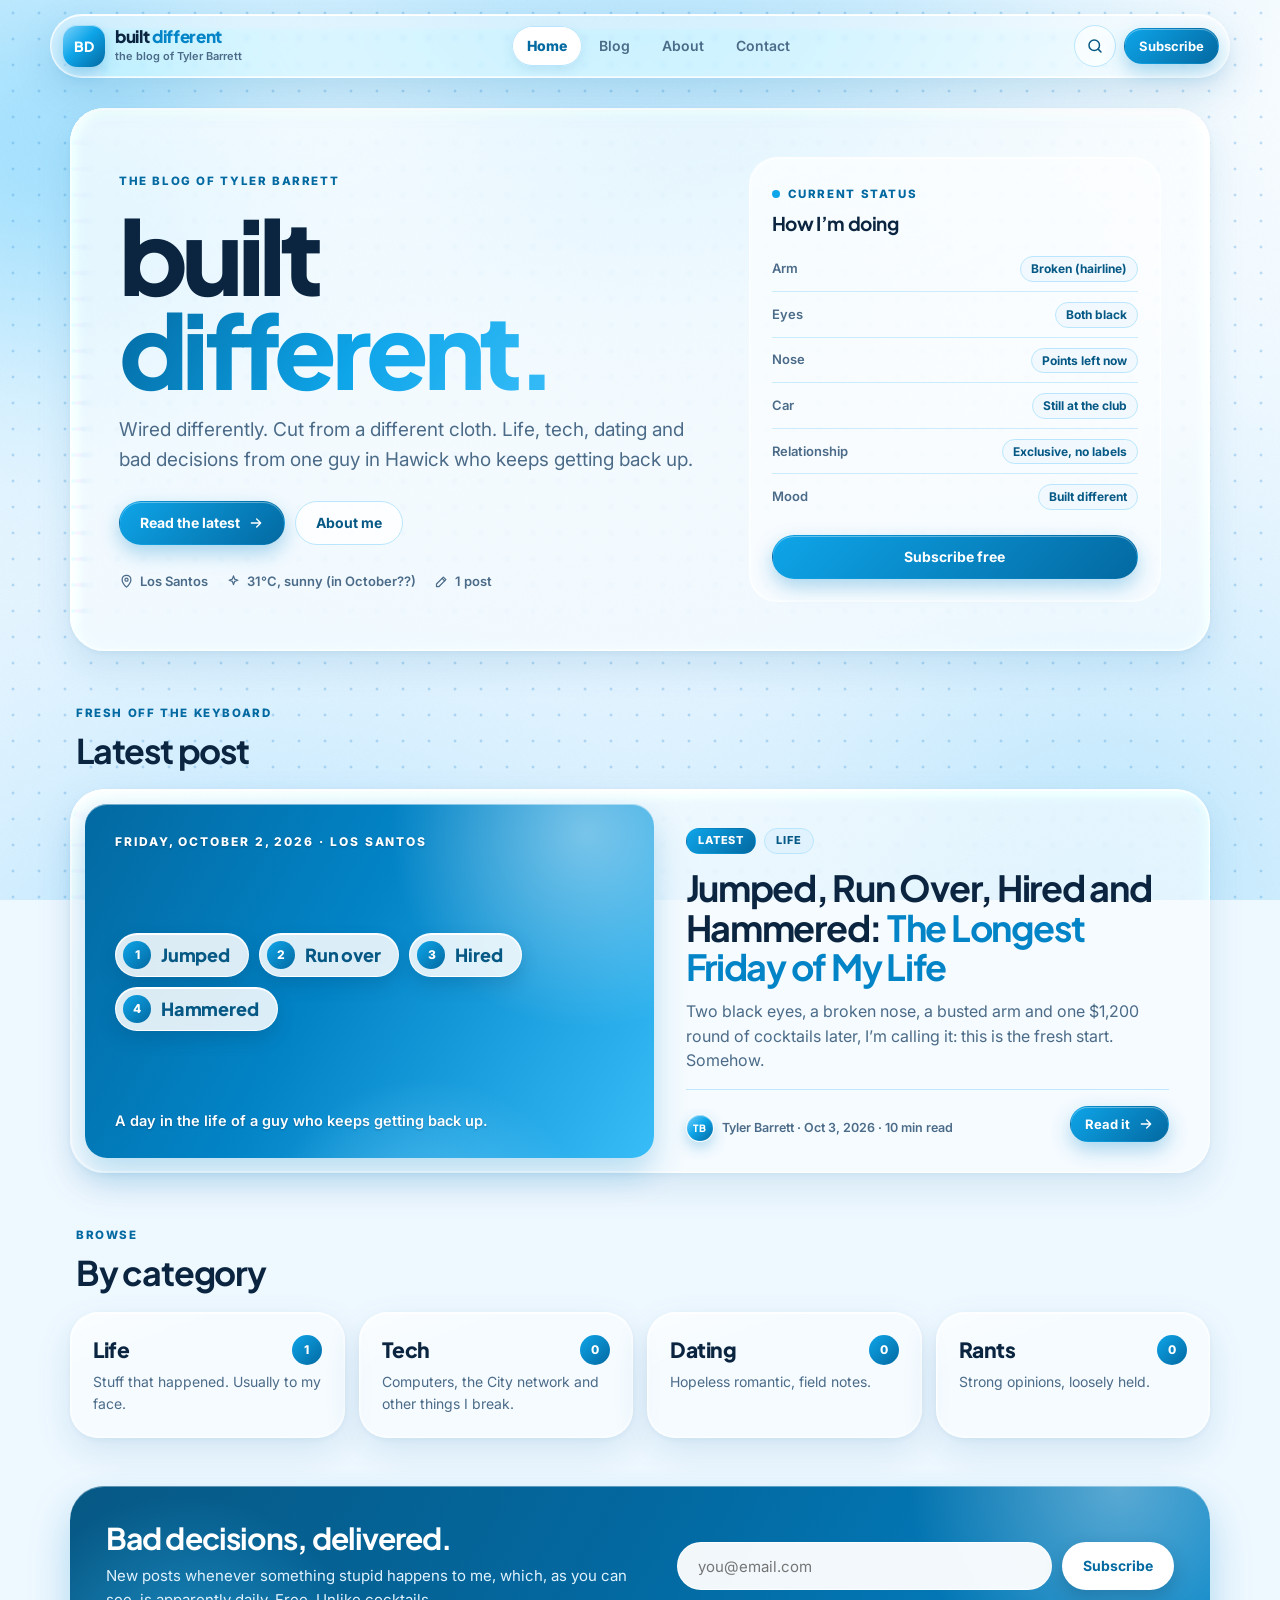
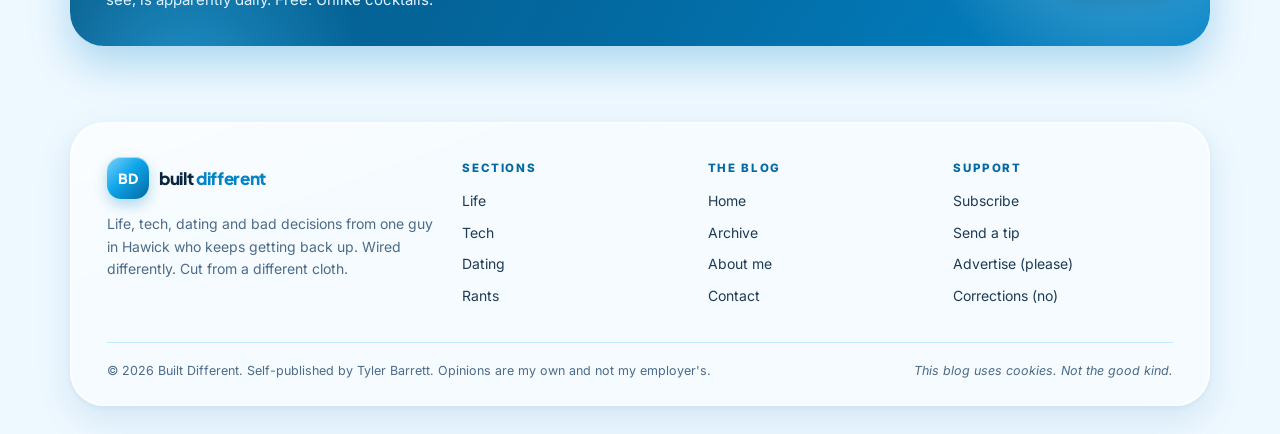
<file: index.html>
<!doctype html>
<html lang="en">
<head>
  <meta charset="utf-8">
  <meta name="viewport" content="width=device-width, initial-scale=1, viewport-fit=cover">
  <title>Built Different — the blog of Tyler Barrett</title>
  <meta name="description" content="Life, tech, dating and bad decisions from one guy in Hawick who keeps getting back up.">
  <meta name="theme-color" content="#e0f2fe">
  <link rel="icon" href="assets/img/favicon.svg" type="image/svg+xml">
  <link rel="preconnect" href="https://fonts.googleapis.com">
  <link rel="preconnect" href="https://fonts.gstatic.com" crossorigin>
  <link rel="stylesheet" href="https://fonts.googleapis.com/css2?family=Inter:wght@400;500;600;700;800&family=Plus+Jakarta+Sans:wght@600;700;800&display=swap">
  <link rel="stylesheet" href="assets/css/base.css">
  <link rel="stylesheet" href="assets/css/glass.css">
  <link rel="stylesheet" href="assets/css/components.css">
  <link rel="stylesheet" href="assets/css/pages.css">
</head>
<body data-page="home">
  <a class="skip-link" href="#main">Skip to content</a>
  <div id="site-header"></div>

  <main id="main" class="page container">
    <div id="home-root"></div>
  </main>

  <div id="site-footer"></div>

  <noscript><div class="noscript">This blog needs JavaScript switched on to show posts.</div></noscript>

  <script src="assets/js/config.js"></script>
  <script src="content/posts/_list.js"></script>
  <script src="assets/js/core.js"></script>
  <script src="assets/js/markdown.js"></script>
  <script src="assets/js/views.js"></script>
  <script src="assets/js/liquid-glass.js"></script>
  <script src="assets/js/glass-shader.js"></script>
  <script src="assets/js/pages/home.js"></script>
</body>
</html>
</file>
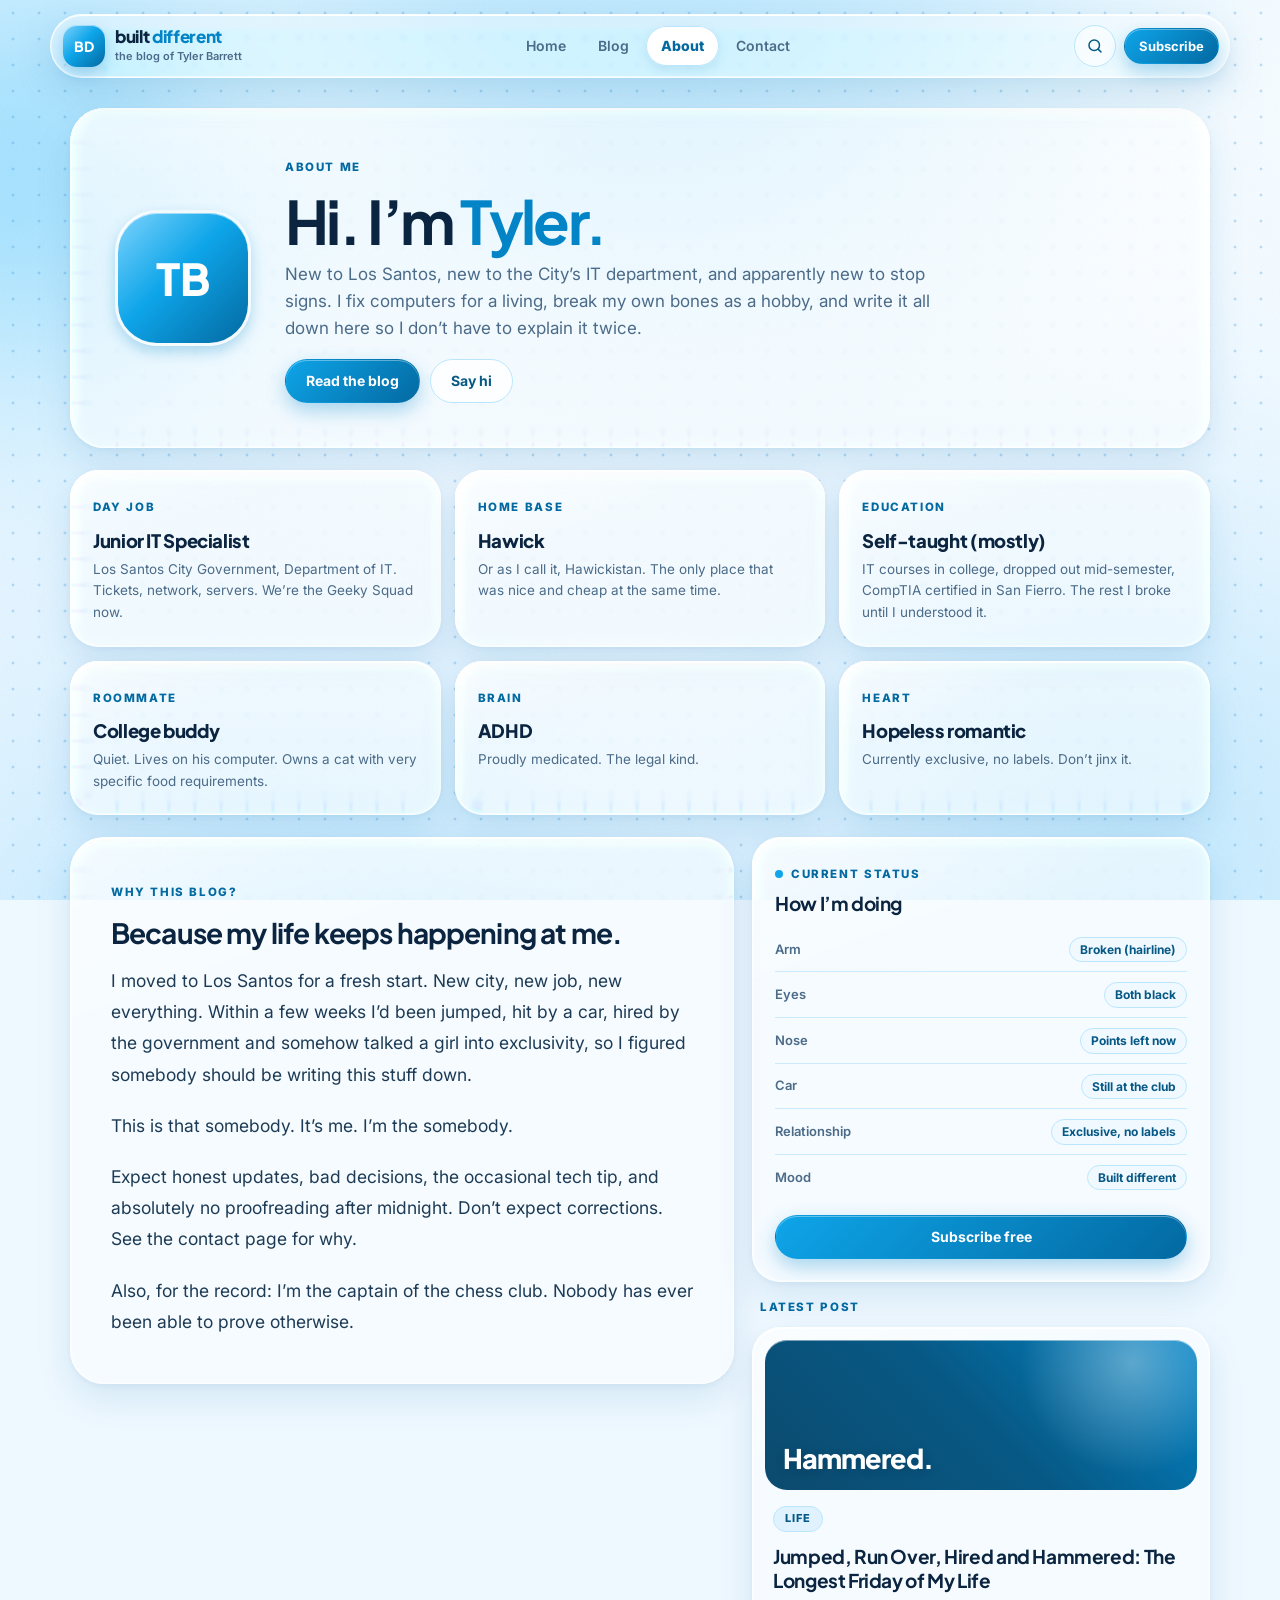
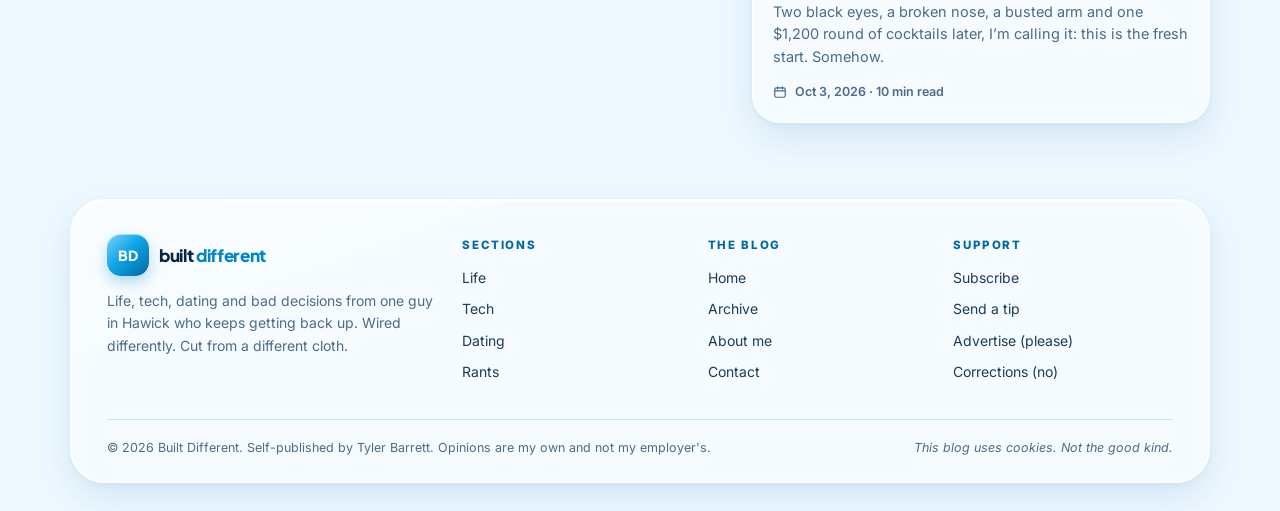
<file: about.html>
<!doctype html>
<html lang="en">
<head>
  <meta charset="utf-8">
  <meta name="viewport" content="width=device-width, initial-scale=1, viewport-fit=cover">
  <title>About — Built Different</title>
  <meta name="description" content="Life, tech, dating and bad decisions from one guy in Hawick who keeps getting back up.">
  <meta name="theme-color" content="#e0f2fe">
  <link rel="icon" href="assets/img/favicon.svg" type="image/svg+xml">
  <link rel="preconnect" href="https://fonts.googleapis.com">
  <link rel="preconnect" href="https://fonts.gstatic.com" crossorigin>
  <link rel="stylesheet" href="https://fonts.googleapis.com/css2?family=Inter:wght@400;500;600;700;800&family=Plus+Jakarta+Sans:wght@600;700;800&display=swap">
  <link rel="stylesheet" href="assets/css/base.css">
  <link rel="stylesheet" href="assets/css/glass.css">
  <link rel="stylesheet" href="assets/css/components.css">
  <link rel="stylesheet" href="assets/css/pages.css">
</head>
<body data-page="about">
  <a class="skip-link" href="#main">Skip to content</a>
  <div id="site-header"></div>

  <main id="main" class="page container">
    <section class="about-hero glass reveal" data-glass>
      <span class="avatar avatar--xl" aria-hidden="true">TB</span>
      <div>
        <span class="eyebrow">About me</span>
        <h1>Hi. I’m <span class="accent">Tyler.</span></h1>
        <p>New to Los Santos, new to the City’s IT department, and apparently new to stop signs. I fix computers for a living, break my own bones as a hobby, and write it all down here so I don’t have to explain it twice.</p>
        <div class="btn-row">
          <a class="btn btn--primary" href="archive.html">Read the blog</a>
          <a class="btn btn--ghost" href="contact.html">Say hi</a>
        </div>
      </div>
    </section>

    <section class="facts" aria-label="Quick facts">
      <div class="fact glass reveal" data-glass data-shine>
        <span class="eyebrow">Day job</span>
        <div class="fact__value">Junior IT Specialist</div>
        <div class="fact__note">Los Santos City Government, Department of IT. Tickets, network, servers. We’re the Geeky Squad now.</div>
      </div>
      <div class="fact glass reveal" style="--d:70ms" data-glass data-shine>
        <span class="eyebrow">Home base</span>
        <div class="fact__value">Hawick</div>
        <div class="fact__note">Or as I call it, Hawickistan. The only place that was nice and cheap at the same time.</div>
      </div>
      <div class="fact glass reveal" style="--d:140ms" data-glass data-shine>
        <span class="eyebrow">Education</span>
        <div class="fact__value">Self-taught (mostly)</div>
        <div class="fact__note">IT courses in college, dropped out mid-semester, CompTIA certified in San Fierro. The rest I broke until I understood it.</div>
      </div>
      <div class="fact glass reveal" data-glass data-shine>
        <span class="eyebrow">Roommate</span>
        <div class="fact__value">College buddy</div>
        <div class="fact__note">Quiet. Lives on his computer. Owns a cat with very specific food requirements.</div>
      </div>
      <div class="fact glass reveal" style="--d:70ms" data-glass data-shine>
        <span class="eyebrow">Brain</span>
        <div class="fact__value">ADHD</div>
        <div class="fact__note">Proudly medicated. The legal kind.</div>
      </div>
      <div class="fact glass reveal" style="--d:140ms" data-glass data-shine>
        <span class="eyebrow">Heart</span>
        <div class="fact__value">Hopeless romantic</div>
        <div class="fact__note">Currently exclusive, no labels. Don’t jinx it.</div>
      </div>
    </section>

    <div class="about-grid">
      <section class="about-story glass reveal prose" data-glass>
        <span class="eyebrow">Why this blog?</span>
        <h2>Because my life keeps happening at me.</h2>
        <p>I moved to Los Santos for a fresh start. New city, new job, new everything. Within a few weeks I’d been jumped, hit by a car, hired by the government and somehow talked a girl into exclusivity, so I figured somebody should be writing this stuff down.</p>
        <p>This is that somebody. It’s me. I’m the somebody.</p>
        <p>Expect honest updates, bad decisions, the occasional tech tip, and absolutely no proofreading after midnight. Don’t expect corrections. See the contact page for why.</p>
        <p>Also, for the record: I’m the captain of the chess club. Nobody has ever been able to prove otherwise.</p>
      </section>
      <div class="about-side">
        <div id="status-slot"></div>
        <div id="latest-slot"></div>
      </div>
    </div>
  </main>

  <div id="site-footer"></div>

  <noscript><div class="noscript">This blog needs JavaScript switched on to show posts.</div></noscript>

  <script src="assets/js/config.js"></script>
  <script src="content/posts/_list.js"></script>
  <script src="assets/js/core.js"></script>
  <script src="assets/js/markdown.js"></script>
  <script src="assets/js/views.js"></script>
  <script src="assets/js/liquid-glass.js"></script>
  <script src="assets/js/glass-shader.js"></script>
  <script src="assets/js/pages/static.js"></script>
</body>
</html>
</file>
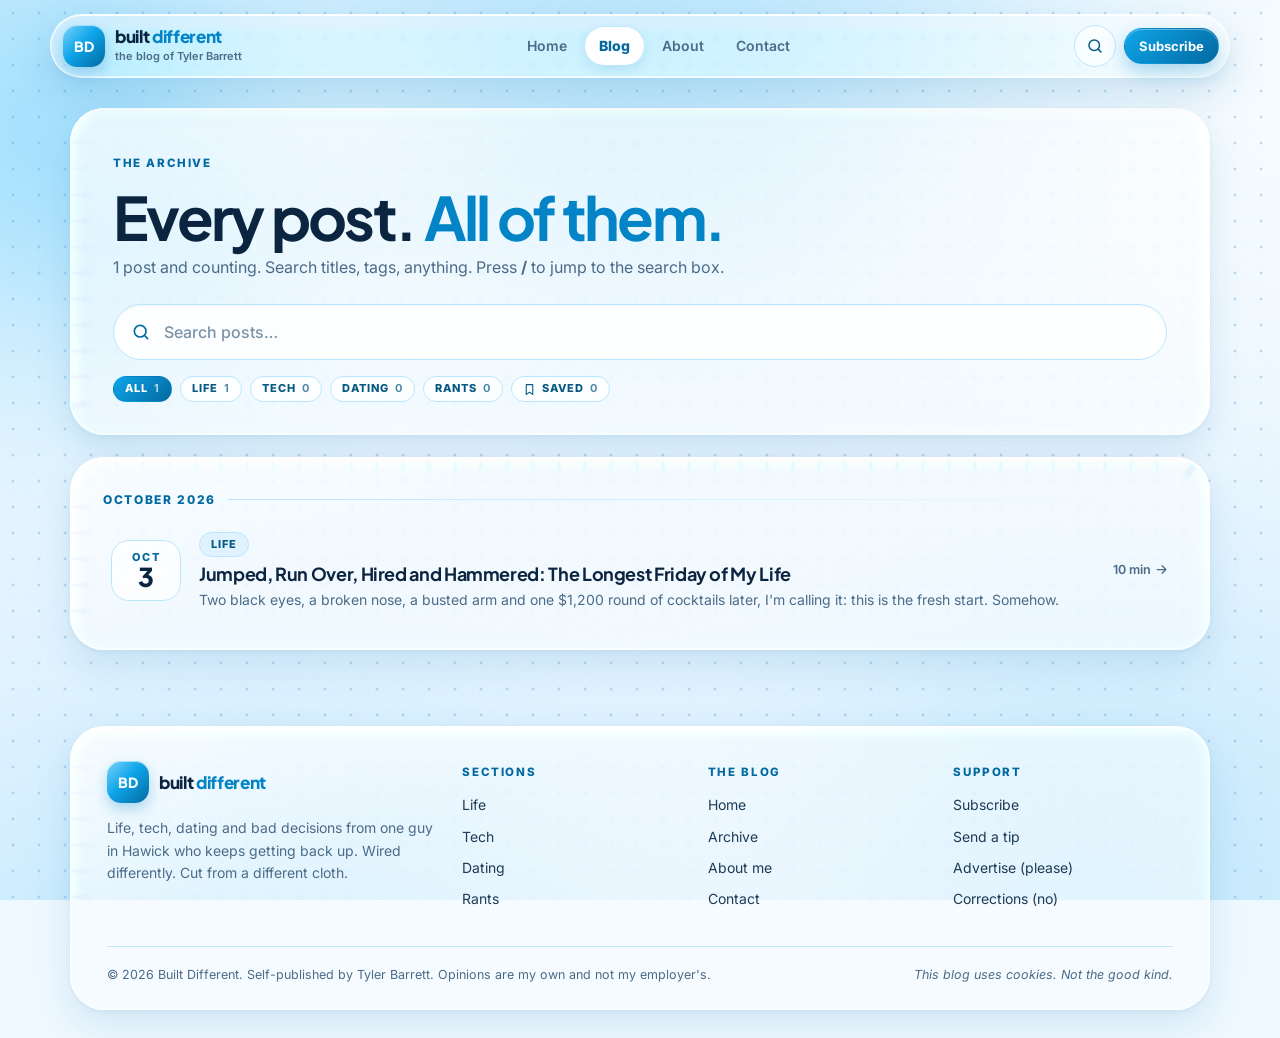
<file: archive.html>
<!doctype html>
<html lang="en">
<head>
  <meta charset="utf-8">
  <meta name="viewport" content="width=device-width, initial-scale=1, viewport-fit=cover">
  <title>Archive — Built Different</title>
  <meta name="description" content="Life, tech, dating and bad decisions from one guy in Hawick who keeps getting back up.">
  <meta name="theme-color" content="#e0f2fe">
  <link rel="icon" href="assets/img/favicon.svg" type="image/svg+xml">
  <link rel="preconnect" href="https://fonts.googleapis.com">
  <link rel="preconnect" href="https://fonts.gstatic.com" crossorigin>
  <link rel="stylesheet" href="https://fonts.googleapis.com/css2?family=Inter:wght@400;500;600;700;800&family=Plus+Jakarta+Sans:wght@600;700;800&display=swap">
  <link rel="stylesheet" href="assets/css/base.css">
  <link rel="stylesheet" href="assets/css/glass.css">
  <link rel="stylesheet" href="assets/css/components.css">
  <link rel="stylesheet" href="assets/css/pages.css">
</head>
<body data-page="archive">
  <a class="skip-link" href="#main">Skip to content</a>
  <div id="site-header"></div>

  <main id="main" class="page container">
    <div id="archive-root"></div>
  </main>

  <div id="site-footer"></div>

  <noscript><div class="noscript">This blog needs JavaScript switched on to show posts.</div></noscript>

  <script src="assets/js/config.js"></script>
  <script src="content/posts/_list.js"></script>
  <script src="assets/js/core.js"></script>
  <script src="assets/js/markdown.js"></script>
  <script src="assets/js/views.js"></script>
  <script src="assets/js/liquid-glass.js"></script>
  <script src="assets/js/glass-shader.js"></script>
  <script src="assets/js/pages/archive.js"></script>
</body>
</html>
</file>
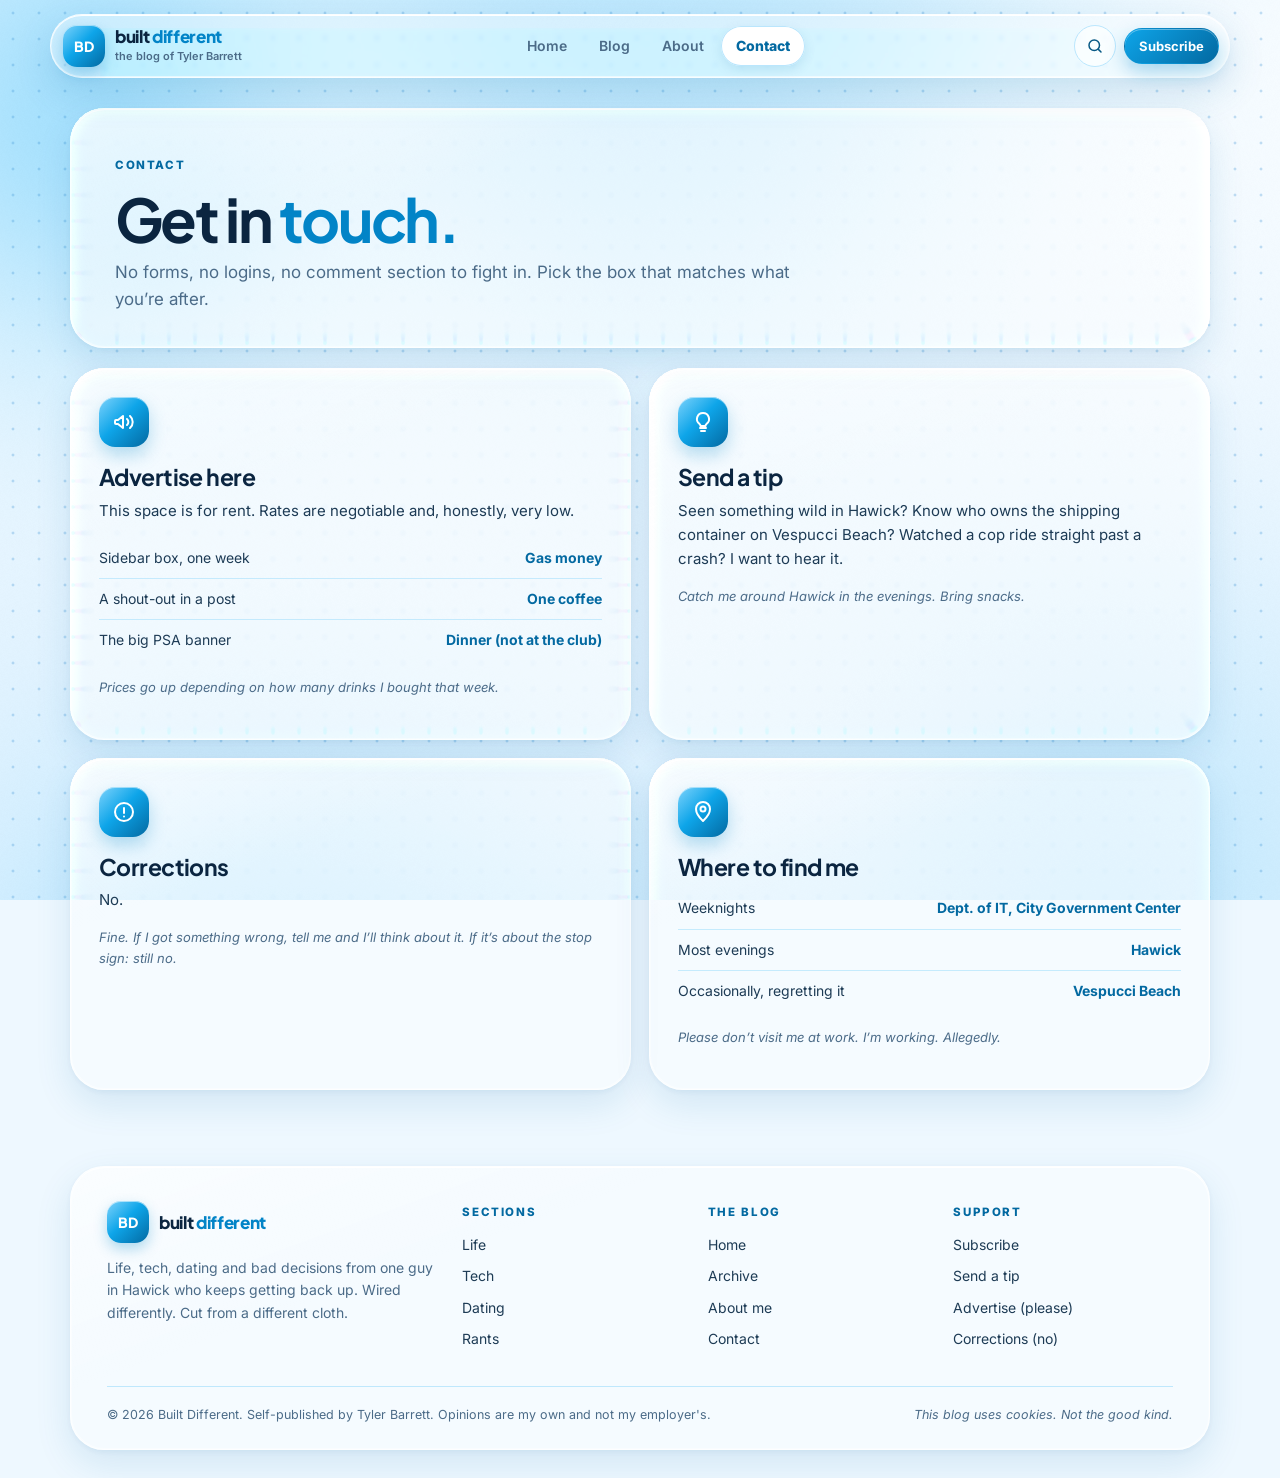
<file: contact.html>
<!doctype html>
<html lang="en">
<head>
  <meta charset="utf-8">
  <meta name="viewport" content="width=device-width, initial-scale=1, viewport-fit=cover">
  <title>Contact — Built Different</title>
  <meta name="description" content="Life, tech, dating and bad decisions from one guy in Hawick who keeps getting back up.">
  <meta name="theme-color" content="#e0f2fe">
  <link rel="icon" href="assets/img/favicon.svg" type="image/svg+xml">
  <link rel="preconnect" href="https://fonts.googleapis.com">
  <link rel="preconnect" href="https://fonts.gstatic.com" crossorigin>
  <link rel="stylesheet" href="https://fonts.googleapis.com/css2?family=Inter:wght@400;500;600;700;800&family=Plus+Jakarta+Sans:wght@600;700;800&display=swap">
  <link rel="stylesheet" href="assets/css/base.css">
  <link rel="stylesheet" href="assets/css/glass.css">
  <link rel="stylesheet" href="assets/css/components.css">
  <link rel="stylesheet" href="assets/css/pages.css">
</head>
<body data-page="contact">
  <a class="skip-link" href="#main">Skip to content</a>
  <div id="site-header"></div>

  <main id="main" class="page container">
    <section class="contact-head glass reveal" data-glass>
      <span class="eyebrow">Contact</span>
      <h1>Get in <span class="accent">touch.</span></h1>
      <p>No forms, no logins, no comment section to fight in. Pick the box that matches what you’re after.</p>
    </section>

    <div class="contact-grid">
      <section class="contact-card glass reveal" id="advertise" data-glass data-shine>
        <div class="contact-card__icon"><svg class="icon" viewBox="0 0 24 24" width="24" height="24" fill="none" stroke="currentColor" stroke-width="2" stroke-linecap="round" stroke-linejoin="round" aria-hidden="true"><path d="M3 11v2a1 1 0 0 0 1 1h2l5 4V6L6 10H4a1 1 0 0 0-1 1z"/><path d="M15 9a4 4 0 0 1 0 6M18 6a8 8 0 0 1 0 12"/></svg></div>
        <h2>Advertise here</h2>
        <p>This space is for rent. Rates are negotiable and, honestly, very low.</p>
        <ul class="rate-list">
          <li><span>Sidebar box, one week</span><b>Gas money</b></li>
          <li><span>A shout-out in a post</span><b>One coffee</b></li>
          <li><span>The big PSA banner</span><b>Dinner (not at the club)</b></li>
        </ul>
        <p class="fine">Prices go up depending on how many drinks I bought that week.</p>
      </section>

      <section class="contact-card glass reveal" style="--d:80ms" id="tips" data-glass data-shine>
        <div class="contact-card__icon"><svg class="icon" viewBox="0 0 24 24" width="24" height="24" fill="none" stroke="currentColor" stroke-width="2" stroke-linecap="round" stroke-linejoin="round" aria-hidden="true"><path d="M9 18h6M10 21h4M12 3a6 6 0 0 0-3.5 10.9c.6.5 1 1.2 1 2.1h5c0-.9.4-1.6 1-2.1A6 6 0 0 0 12 3z"/></svg></div>
        <h2>Send a tip</h2>
        <p>Seen something wild in Hawick? Know who owns the shipping container on Vespucci Beach? Watched a cop ride straight past a crash? I want to hear it.</p>
        <p class="fine">Catch me around Hawick in the evenings. Bring snacks.</p>
      </section>

      <section class="contact-card glass reveal" id="corrections" data-glass data-shine>
        <div class="contact-card__icon"><svg class="icon" viewBox="0 0 24 24" width="24" height="24" fill="none" stroke="currentColor" stroke-width="2" stroke-linecap="round" stroke-linejoin="round" aria-hidden="true"><circle cx="12" cy="12" r="9"/><path d="M12 8v5M12 16.5v.01"/></svg></div>
        <h2>Corrections</h2>
        <p>No.</p>
        <p class="fine">Fine. If I got something wrong, tell me and I’ll think about it. If it’s about the stop sign: still no.</p>
      </section>

      <section class="contact-card glass reveal" style="--d:80ms" id="find-me" data-glass data-shine>
        <div class="contact-card__icon"><svg class="icon" viewBox="0 0 24 24" width="24" height="24" fill="none" stroke="currentColor" stroke-width="2" stroke-linecap="round" stroke-linejoin="round" aria-hidden="true"><path d="M12 21s-7-6.5-7-12a7 7 0 0 1 14 0c0 5.5-7 12-7 12z"/><circle cx="12" cy="9" r="2.5"/></svg></div>
        <h2>Where to find me</h2>
        <ul class="rate-list">
          <li><span>Weeknights</span><b>Dept. of IT, City Government Center</b></li>
          <li><span>Most evenings</span><b>Hawick</b></li>
          <li><span>Occasionally, regretting it</span><b>Vespucci Beach</b></li>
        </ul>
        <p class="fine">Please don’t visit me at work. I’m working. Allegedly.</p>
      </section>
    </div>
  </main>

  <div id="site-footer"></div>

  <noscript><div class="noscript">This blog needs JavaScript switched on to show posts.</div></noscript>

  <script src="assets/js/config.js"></script>
  <script src="content/posts/_list.js"></script>
  <script src="assets/js/core.js"></script>
  <script src="assets/js/markdown.js"></script>
  <script src="assets/js/views.js"></script>
  <script src="assets/js/liquid-glass.js"></script>
  <script src="assets/js/glass-shader.js"></script>
  <script src="assets/js/pages/static.js"></script>
</body>
</html>
</file>
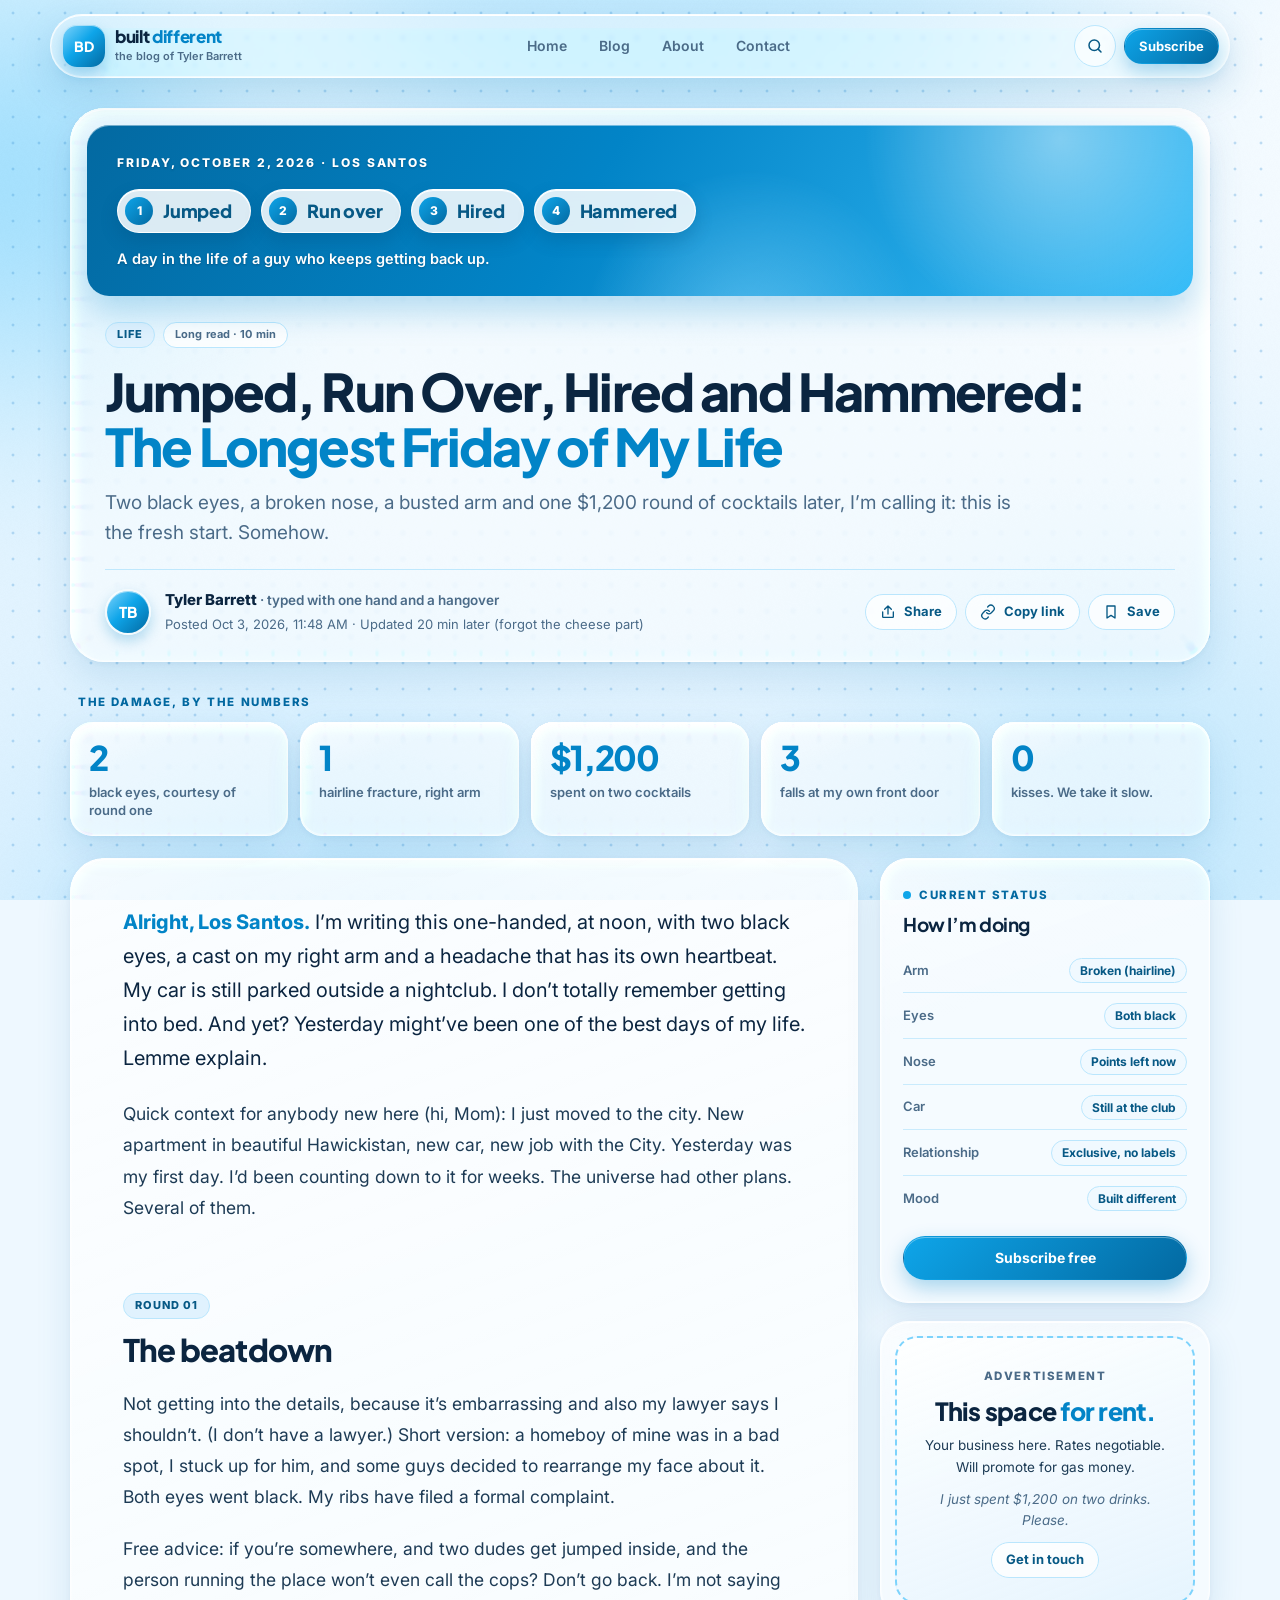
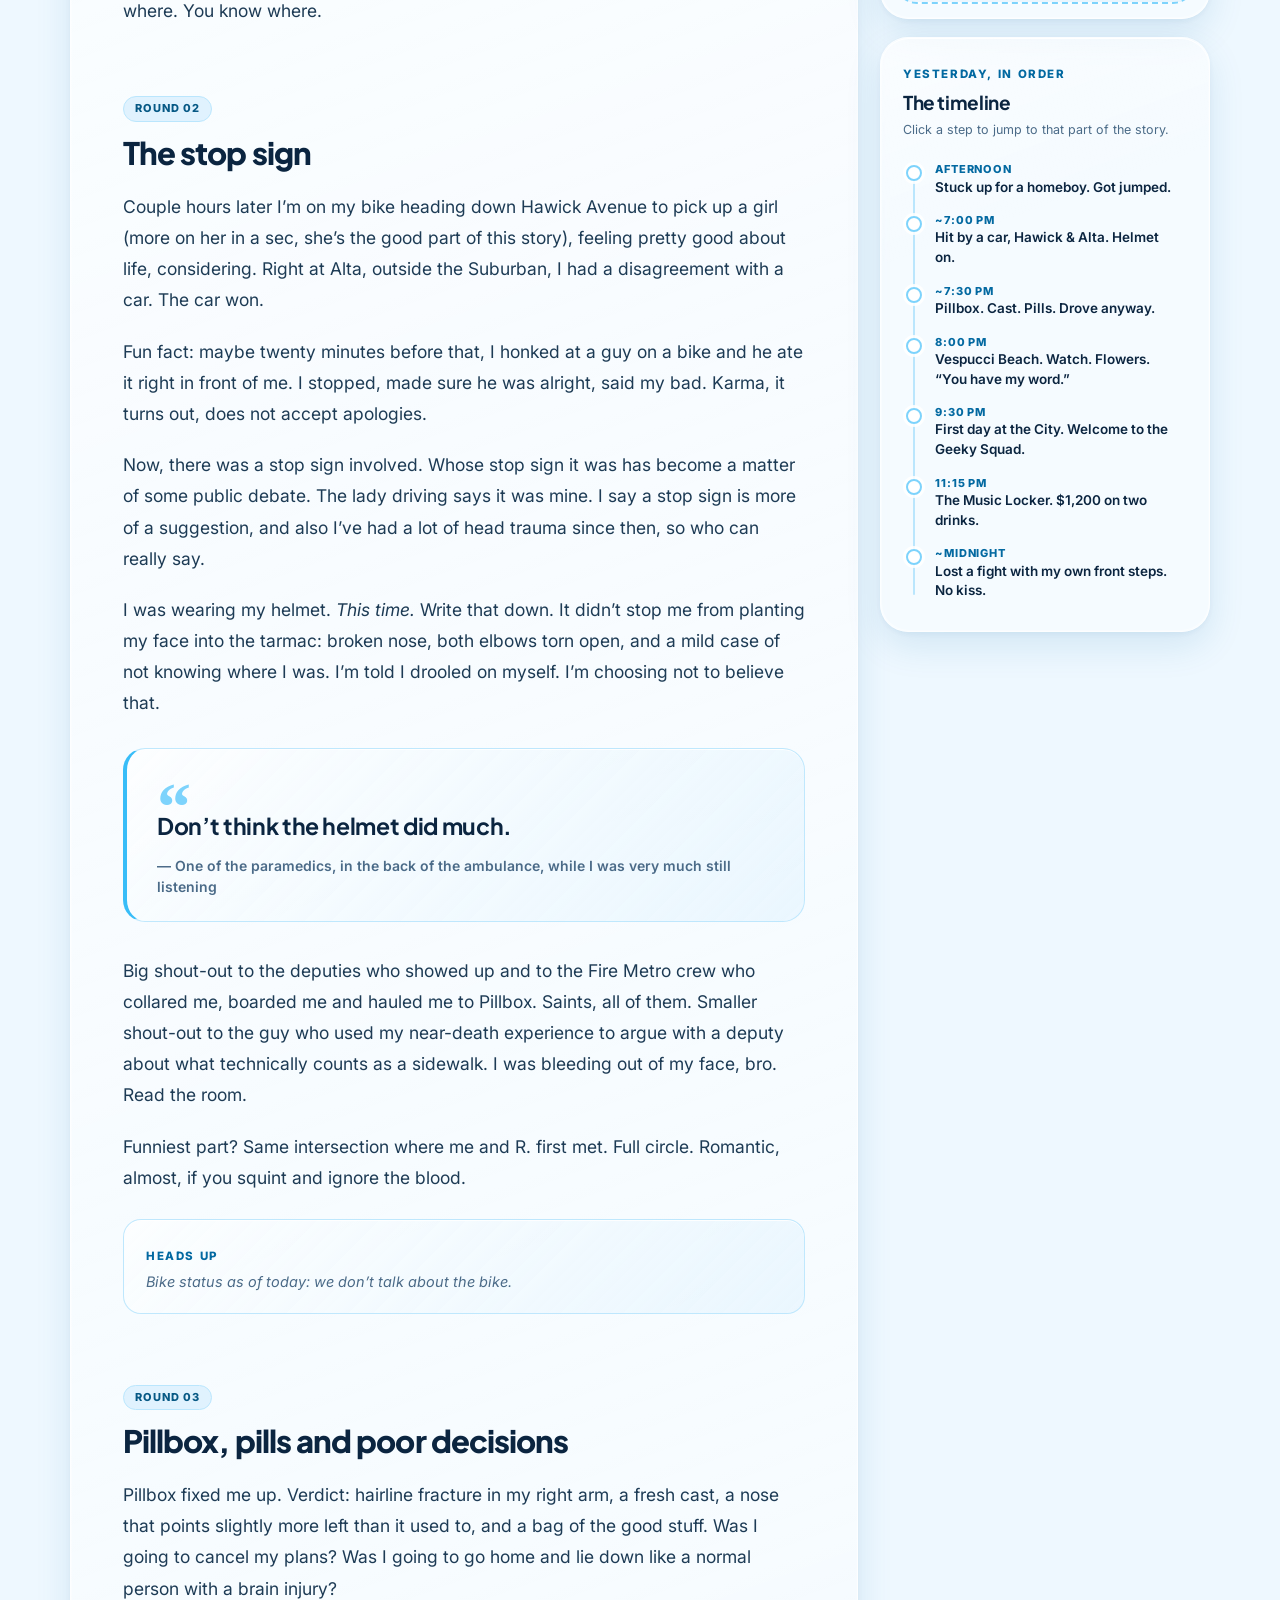
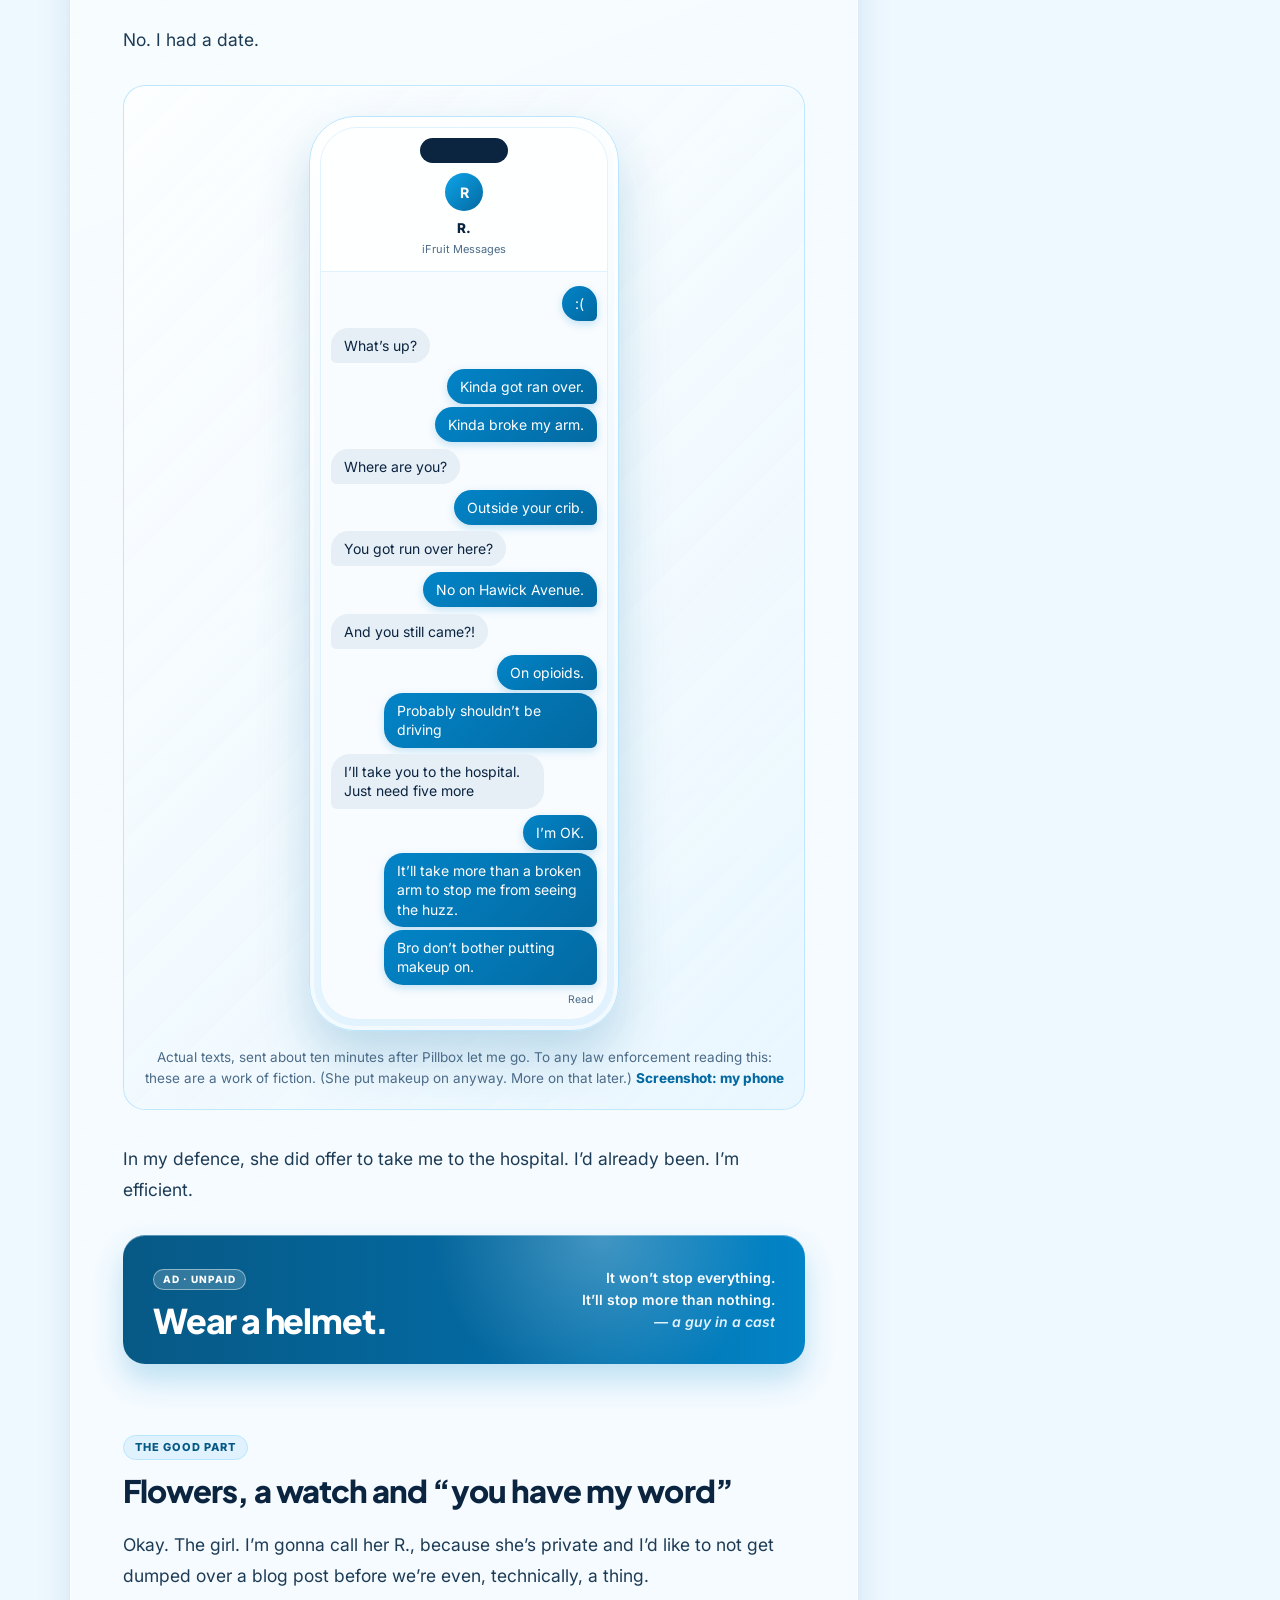
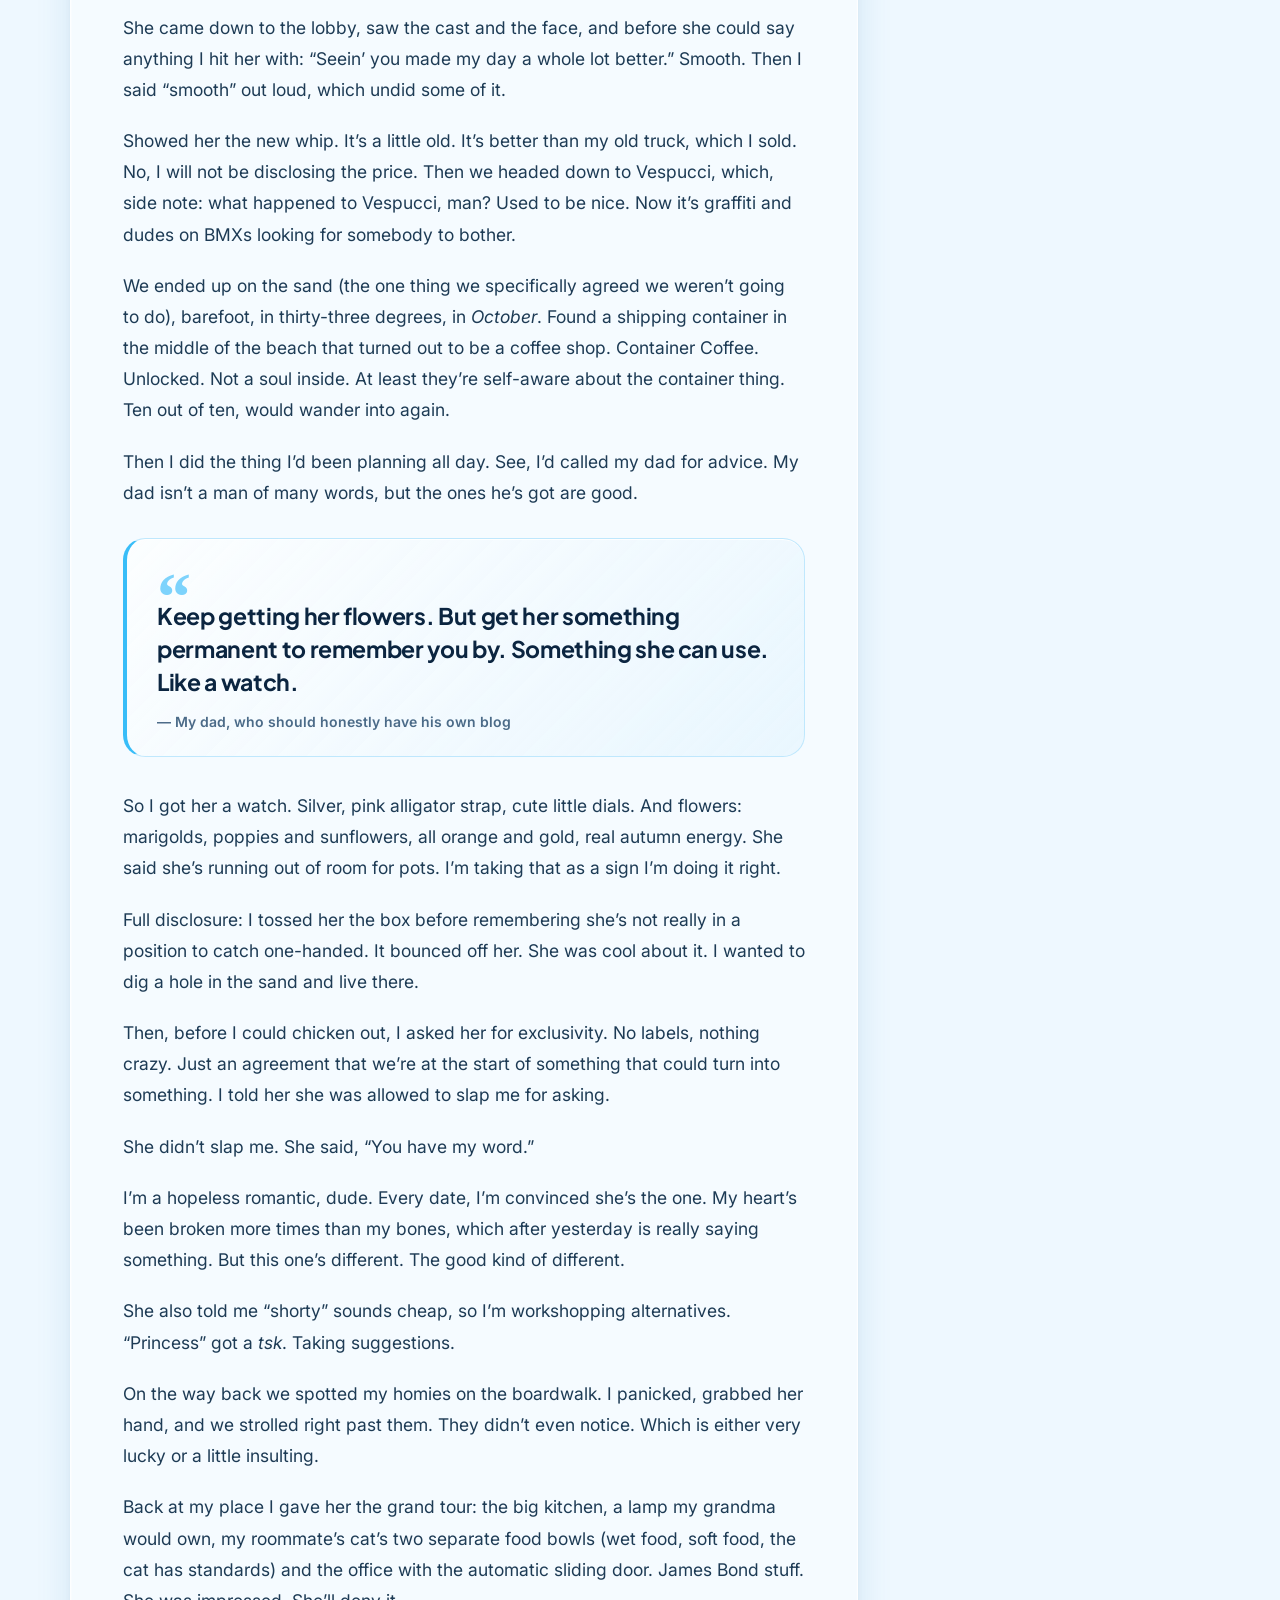
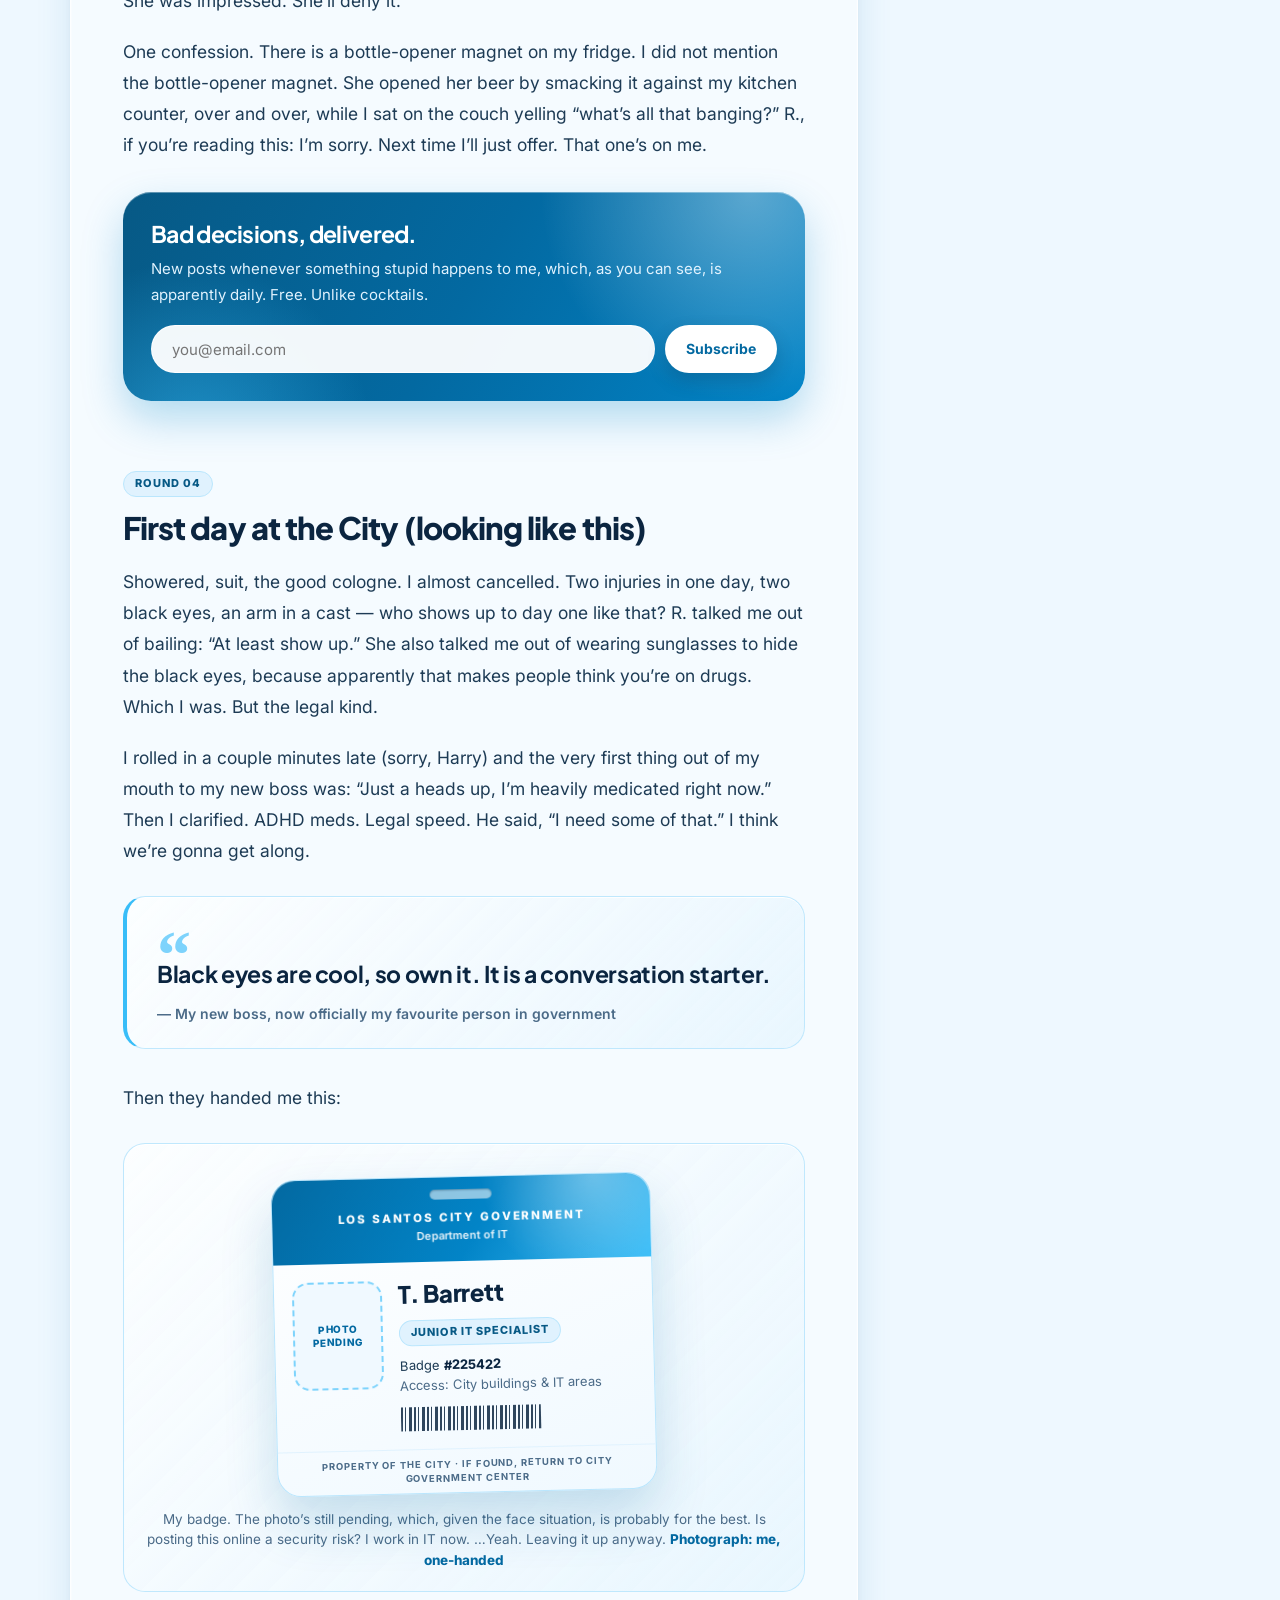
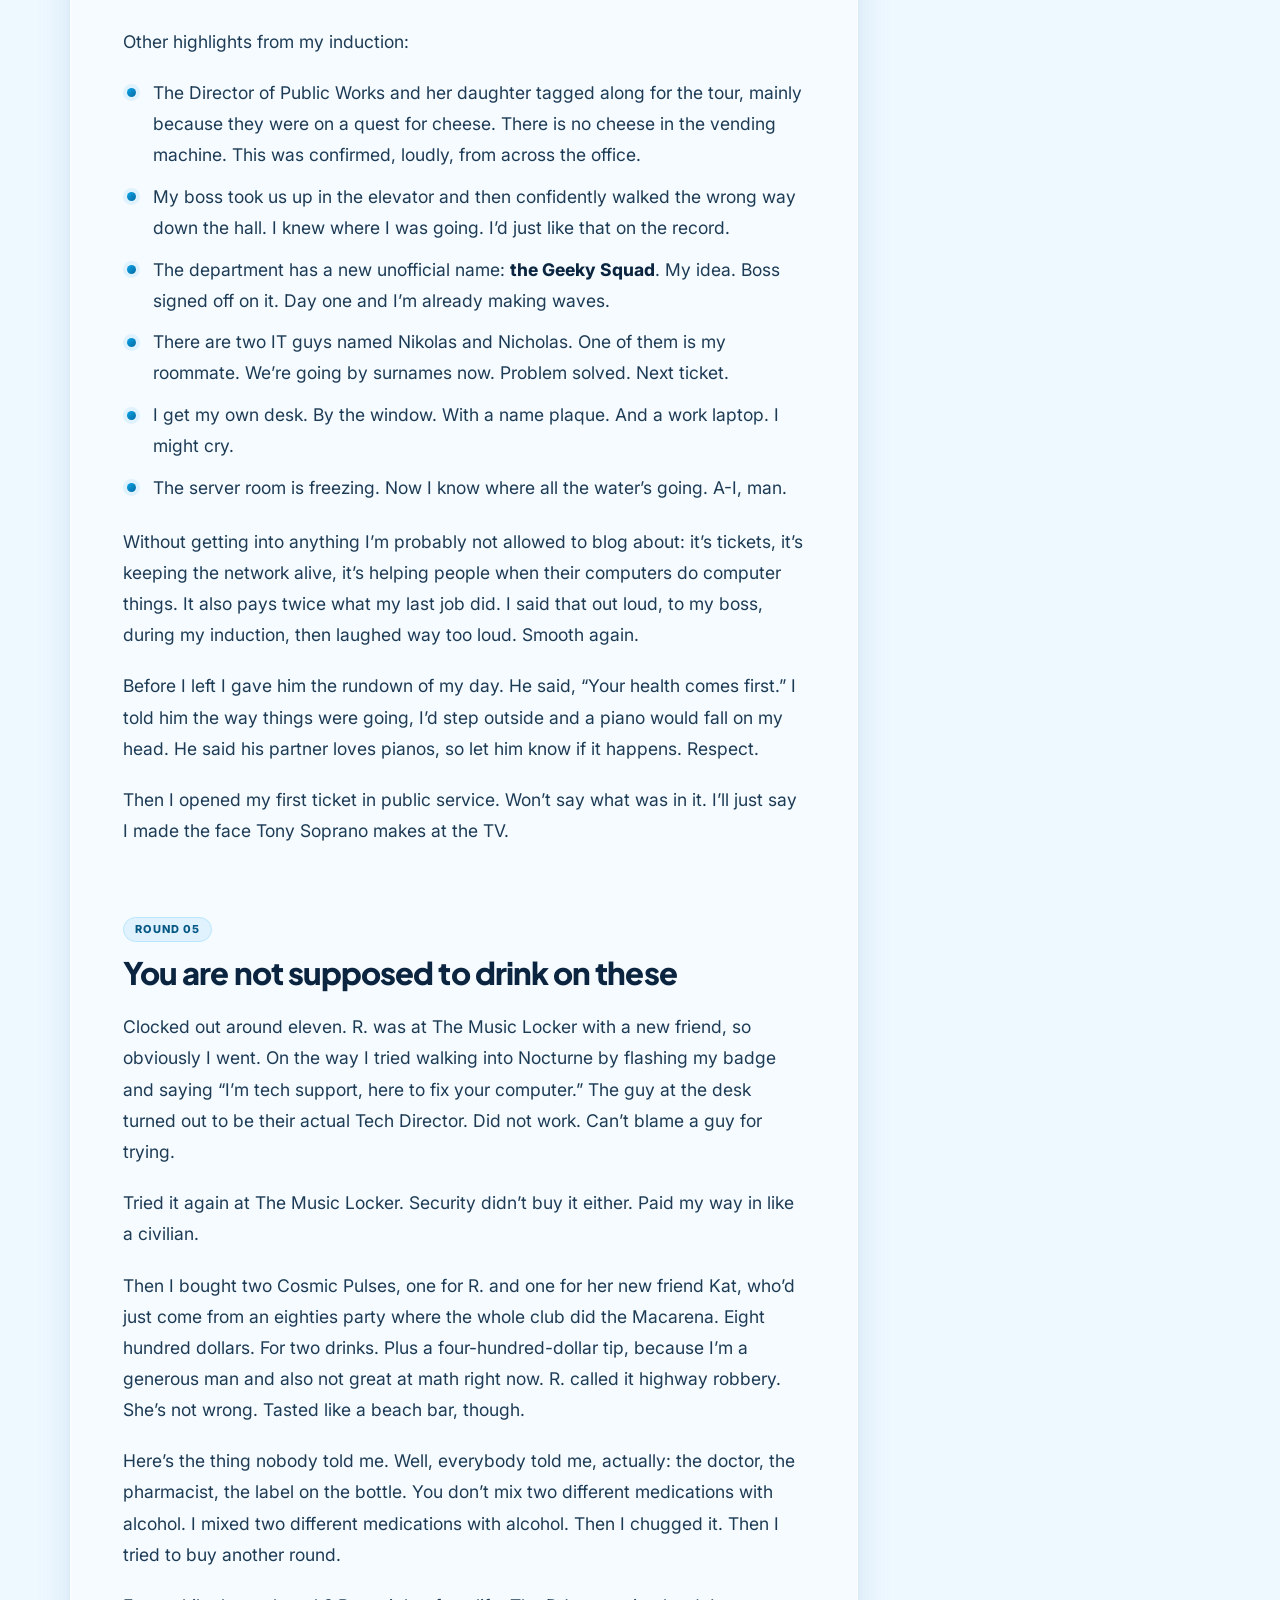
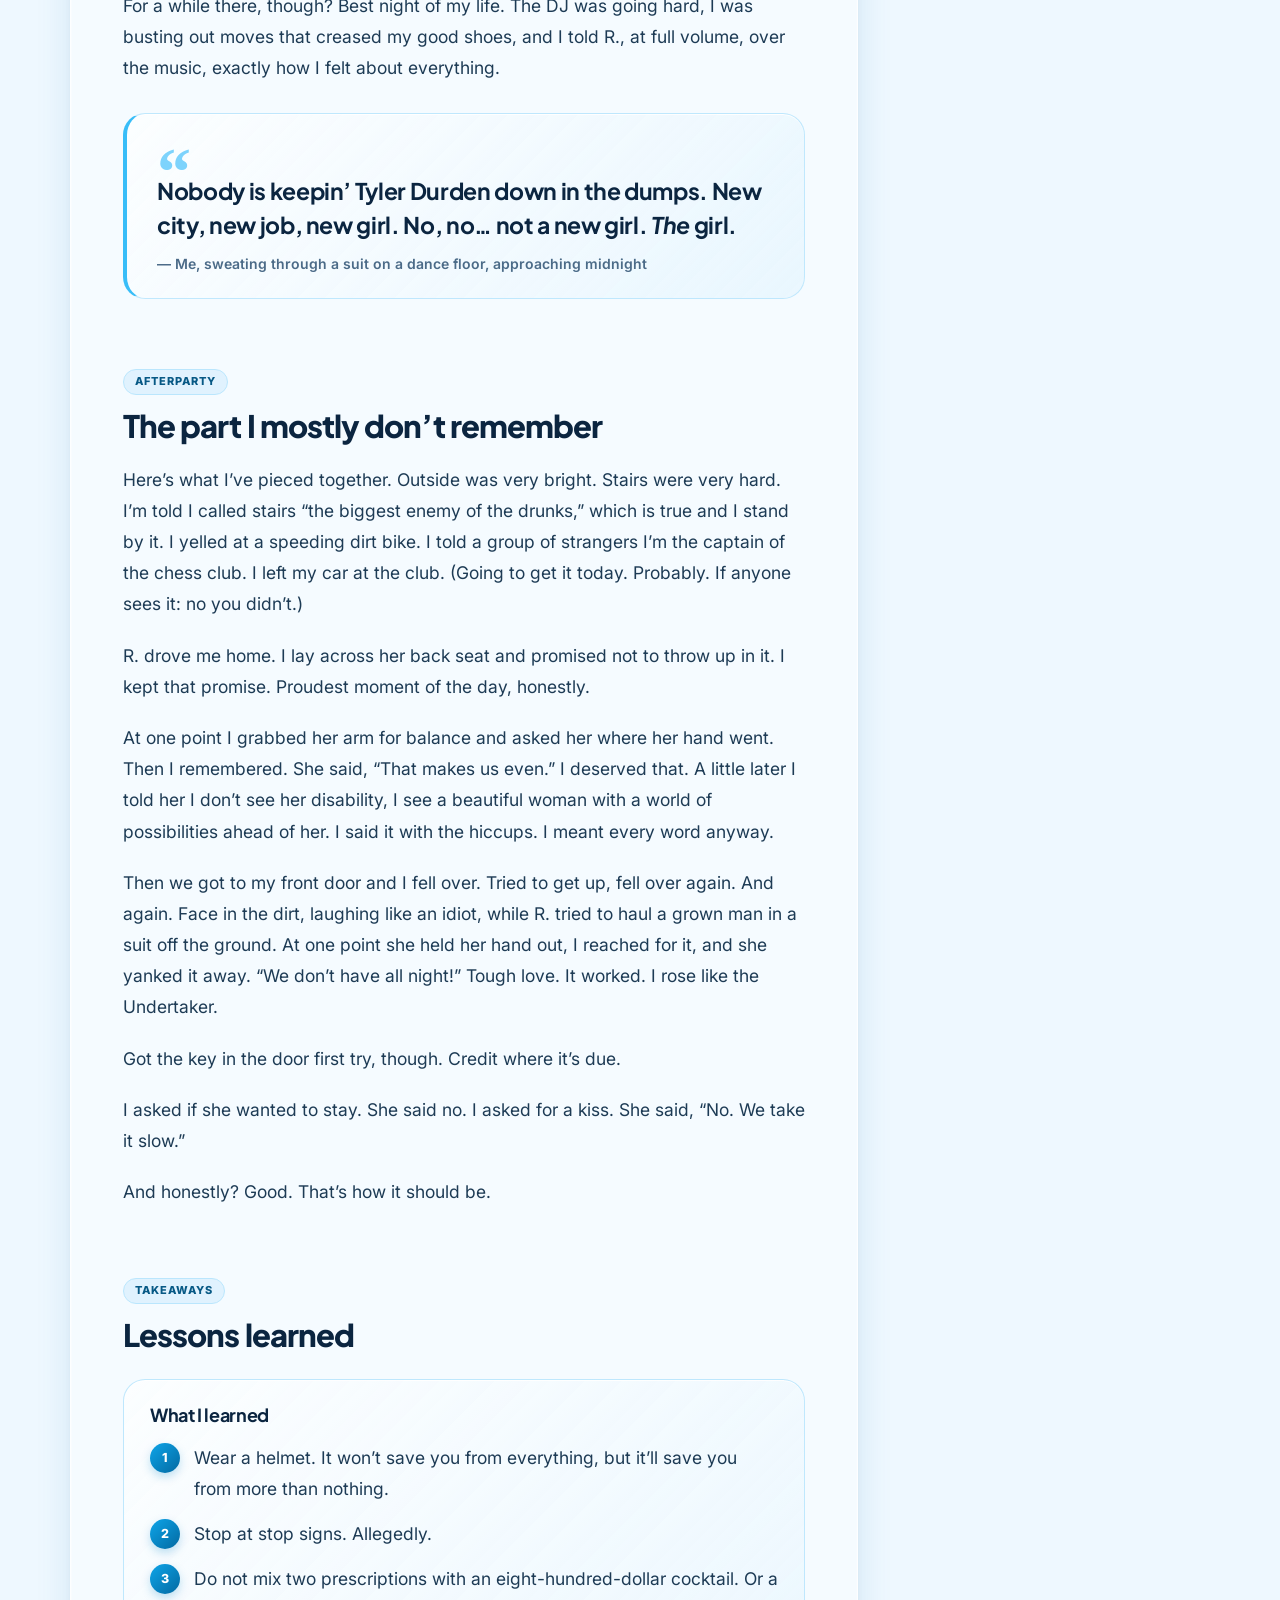
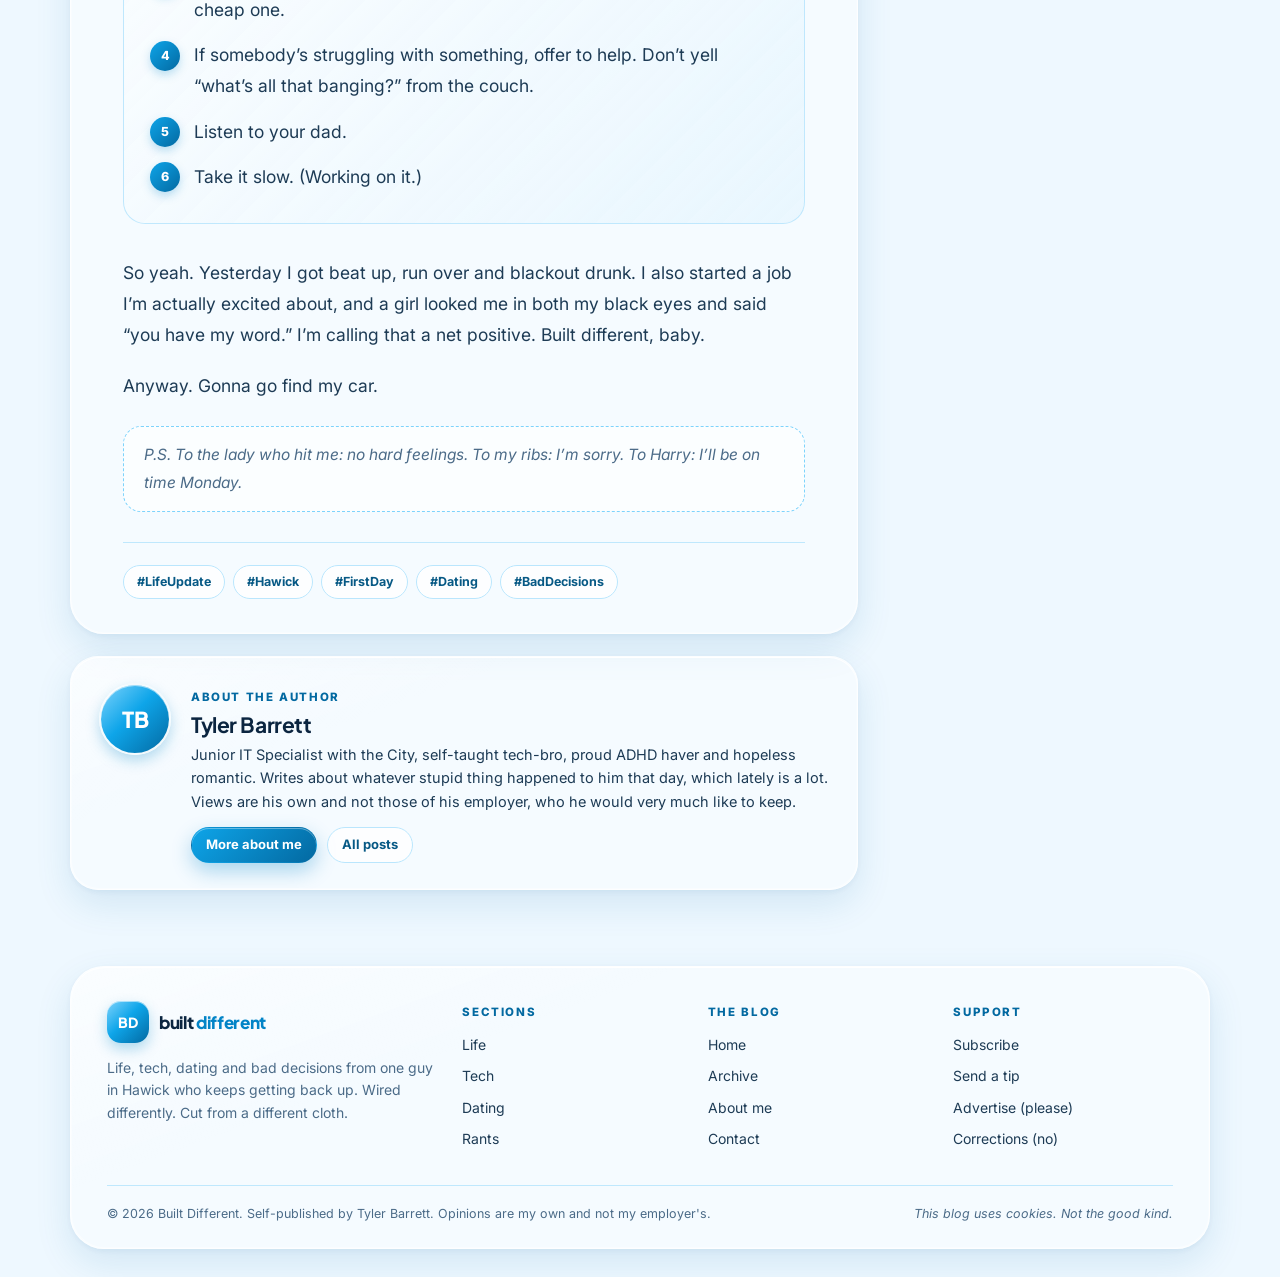
<file: post.html>
<!doctype html>
<html lang="en">
<head>
  <meta charset="utf-8">
  <meta name="viewport" content="width=device-width, initial-scale=1, viewport-fit=cover">
  <title>Built Different</title>
  <meta name="description" content="Life, tech, dating and bad decisions from one guy in Hawick who keeps getting back up.">
  <meta name="theme-color" content="#e0f2fe">
  <link rel="icon" href="assets/img/favicon.svg" type="image/svg+xml">
  <link rel="preconnect" href="https://fonts.googleapis.com">
  <link rel="preconnect" href="https://fonts.gstatic.com" crossorigin>
  <link rel="stylesheet" href="https://fonts.googleapis.com/css2?family=Inter:wght@400;500;600;700;800&family=Plus+Jakarta+Sans:wght@600;700;800&display=swap">
  <link rel="stylesheet" href="assets/css/base.css">
  <link rel="stylesheet" href="assets/css/glass.css">
  <link rel="stylesheet" href="assets/css/components.css">
  <link rel="stylesheet" href="assets/css/pages.css">
</head>
<body data-page="post">
  <a class="skip-link" href="#main">Skip to content</a>
  <div id="site-header"></div>

  <main id="main" class="page container">
    <div id="post-root"></div>
  </main>

  <div id="site-footer"></div>

  <noscript><div class="noscript">This blog needs JavaScript switched on to show posts.</div></noscript>

  <script src="assets/js/config.js"></script>
  <script src="content/posts/_list.js"></script>
  <script src="assets/js/core.js"></script>
  <script src="assets/js/markdown.js"></script>
  <script src="assets/js/views.js"></script>
  <script src="assets/js/liquid-glass.js"></script>
  <script src="assets/js/glass-shader.js"></script>
  <script src="assets/js/pages/post.js"></script>
</body>
</html>
</file>
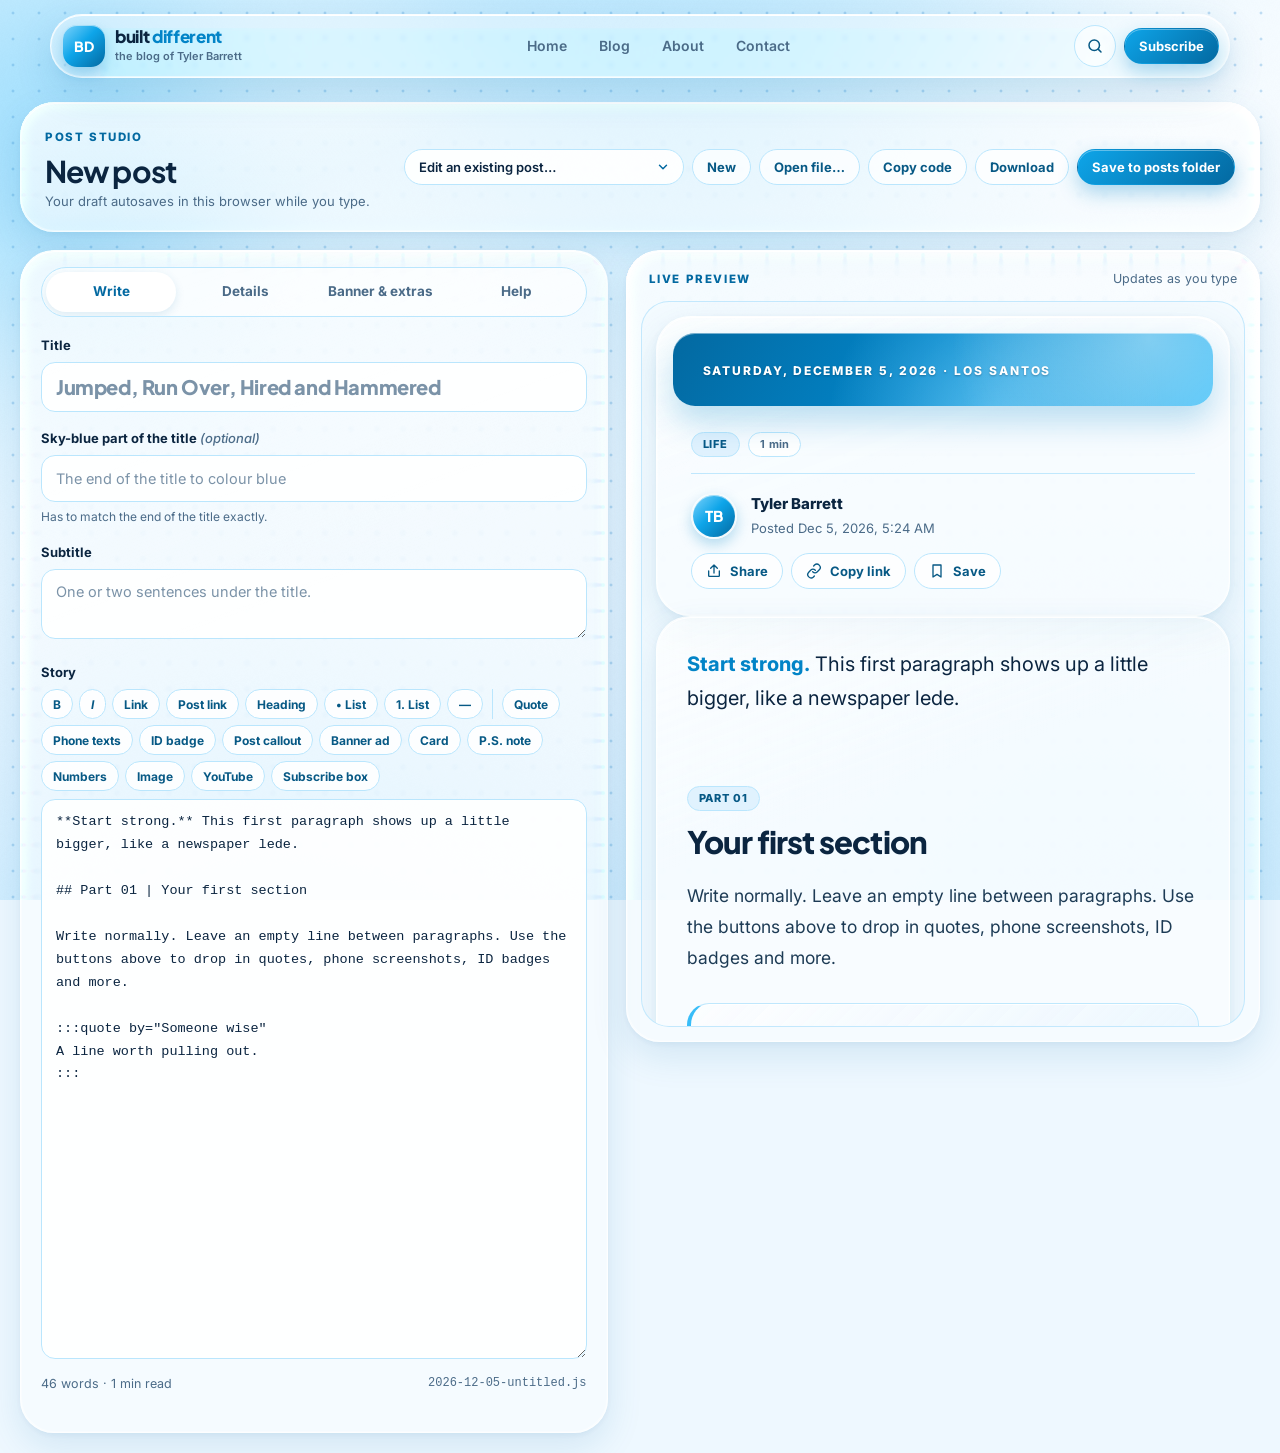
<file: studio.html>
<!doctype html>
<html lang="en">
<head>
  <meta charset="utf-8">
  <meta name="viewport" content="width=device-width, initial-scale=1, viewport-fit=cover">
  <title>Post Studio — Built Different</title>
  <meta name="robots" content="noindex">
  <meta name="theme-color" content="#e0f2fe">
  <link rel="icon" href="assets/img/favicon.svg" type="image/svg+xml">
  <link rel="preconnect" href="https://fonts.googleapis.com">
  <link rel="preconnect" href="https://fonts.gstatic.com" crossorigin>
  <link rel="stylesheet" href="https://fonts.googleapis.com/css2?family=Inter:wght@400;500;600;700;800&family=Plus+Jakarta+Sans:wght@600;700;800&display=swap">
  <link rel="stylesheet" href="assets/css/base.css">
  <link rel="stylesheet" href="assets/css/glass.css">
  <link rel="stylesheet" href="assets/css/components.css">
  <link rel="stylesheet" href="assets/css/pages.css">
  <link rel="stylesheet" href="assets/css/studio.css">
</head>
<body data-page="studio">
  <a class="skip-link" href="#main">Skip to content</a>
  <div id="site-header"></div>

  <main id="main" class="page container container--wide studio">

    <!-- top bar -->
    <section class="studio-bar glass" data-glass>
      <div class="studio-bar__title">
        <span class="eyebrow">Post Studio</span>
        <h1 id="studio-heading">New post</h1>
        <p class="studio-bar__hint" id="studio-status">Your draft autosaves in this browser while you type.</p>
      </div>
      <div class="studio-bar__actions">
        <label class="sr-only" for="open-post">Edit an existing post</label>
        <select id="open-post" class="select"><option value="">Edit an existing post…</option></select>
        <button class="btn btn--ghost btn--sm" type="button" data-cmd="new">New</button>
        <button class="btn btn--ghost btn--sm" type="button" data-cmd="load">Open file…</button>
        <button class="btn btn--ghost btn--sm" type="button" data-cmd="copy">Copy code</button>
        <button class="btn btn--ghost btn--sm" type="button" data-cmd="download">Download</button>
        <button class="btn btn--primary btn--sm" type="button" data-cmd="save" id="save-btn">Save to posts folder</button>
        <input type="file" id="file-input" accept=".js,text/javascript" hidden>
      </div>
    </section>

    <div class="studio-grid">
      <!-- editor -->
      <section class="studio-editor glass" data-glass aria-label="Editor">
        <div class="tabs" role="tablist" aria-label="Editor sections">
          <button class="tab" type="button" role="tab" aria-selected="true" data-tab="write">Write</button>
          <button class="tab" type="button" role="tab" aria-selected="false" data-tab="details">Details</button>
          <button class="tab" type="button" role="tab" aria-selected="false" data-tab="extras">Banner &amp; extras</button>
          <button class="tab" type="button" role="tab" aria-selected="false" data-tab="help">Help</button>
        </div>

        <!-- WRITE -->
        <div class="tab-panel" data-panel="write" role="tabpanel">
          <label class="field">
            <span class="field__label">Title</span>
            <input class="input input--title" id="f-title" data-bind="title" placeholder="Jumped, Run Over, Hired and Hammered" autocomplete="off">
          </label>
          <label class="field">
            <span class="field__label">Sky-blue part of the title <em>(optional)</em></span>
            <input class="input" data-bind="accent" placeholder="The end of the title to colour blue" autocomplete="off">
            <span class="field__hint">Has to match the end of the title exactly.</span>
          </label>
          <label class="field">
            <span class="field__label">Subtitle</span>
            <textarea class="input textarea" rows="2" data-bind="deck" placeholder="One or two sentences under the title."></textarea>
          </label>
          <div class="field">
            <span class="field__label" id="body-label">Story</span>
            <div class="md-toolbar" role="toolbar" aria-label="Formatting and blocks">
              <button type="button" data-ins="bold" title="Bold (Ctrl+B)"><b>B</b></button>
              <button type="button" data-ins="italic" title="Italic (Ctrl+I)"><i>I</i></button>
              <button type="button" data-ins="link" title="Link (Ctrl+K)">Link</button>
              <button type="button" data-ins="postlink" title="Link to another post">Post link</button>
              <button type="button" data-ins="section" title="New section heading">Heading</button>
              <button type="button" data-ins="list">• List</button>
              <button type="button" data-ins="numbered">1. List</button>
              <button type="button" data-ins="divider" title="Divider line">—</button>
              <span class="sep" aria-hidden="true"></span>
              <button type="button" data-ins="quote">Quote</button>
              <button type="button" data-ins="phone">Phone texts</button>
              <button type="button" data-ins="badge">ID badge</button>
              <button type="button" data-ins="callout">Post callout</button>
              <button type="button" data-ins="psa">Banner ad</button>
              <button type="button" data-ins="card">Card</button>
              <button type="button" data-ins="note">P.S. note</button>
              <button type="button" data-ins="stats">Numbers</button>
              <button type="button" data-ins="image">Image</button>
              <button type="button" data-ins="youtube">YouTube</button>
              <button type="button" data-ins="newsletter">Subscribe box</button>
            </div>
            <textarea class="input textarea textarea--code" id="f-body" data-bind="body" aria-labelledby="body-label" spellcheck="true"></textarea>
            <div class="counter"><span id="count">0 words</span><span id="file-name"></span></div>
          </div>
        </div>

        <!-- DETAILS -->
        <div class="tab-panel" data-panel="details" role="tabpanel" hidden>
          <div class="field-row">
            <label class="field">
              <span class="field__label">Date &amp; time</span>
              <input class="input" type="datetime-local" data-bind="date">
            </label>
            <label class="field">
              <span class="field__label">Category</span>
              <select class="input" data-bind="category" id="f-category"></select>
            </label>
          </div>
          <label class="field">
            <span class="field__label">Web address (slug)</span>
            <input class="input" id="f-slug" data-bind="slug" placeholder="made-from-the-title" autocomplete="off">
            <span class="field__hint">The post will live at <code>post.html?p=<span id="slug-preview">…</span></code>. Fills itself in from the title.</span>
          </label>
          <label class="field">
            <span class="field__label">Tags</span>
            <input class="input" data-bind="tags" data-kind="list" placeholder="LifeUpdate, Hawick, BadDecisions">
            <span class="field__hint">Separate with commas.</span>
          </label>
          <div class="field-row">
            <label class="field">
              <span class="field__label">Note next to your name</span>
              <input class="input" data-bind="byline" placeholder="typed with one hand and a hangover">
            </label>
            <label class="field">
              <span class="field__label">“Updated” note</span>
              <input class="input" data-bind="updatedNote" placeholder="Updated: forgot the cheese part">
            </label>
          </div>
          <label class="field">
            <span class="field__label">Views <em>(optional)</em></span>
            <input class="input" type="number" min="0" data-bind="views" placeholder="Higher numbers rank higher in “Most read”">
          </label>
          <label class="check">
            <input type="checkbox" data-bind="featured">
            <span><strong>Feature on the home page</strong><span class="field__hint">Shows as the big “Latest post” card.</span></span>
          </label>
          <label class="check">
            <input type="checkbox" data-bind="draft">
            <span><strong>Draft</strong><span class="field__hint">Hidden from the blog until you untick this. Studio still shows it.</span></span>
          </label>
        </div>

        <!-- EXTRAS -->
        <div class="tab-panel" data-panel="extras" role="tabpanel" hidden>
          <h3 class="studio-section-title">Blue banner</h3>
          <label class="field">
            <span class="field__label">Small line at the top</span>
            <input class="input" data-bind="cover.eyebrow" placeholder="Leave empty to use the post date">
          </label>
          <label class="field">
            <span class="field__label">Pills</span>
            <input class="input" data-bind="cover.pills" data-kind="list" placeholder="Jumped, Run over, Hired, Hammered">
            <span class="field__hint">Separate with commas. Three or four short words look best.</span>
          </label>
          <label class="field">
            <span class="field__label">Line under the pills</span>
            <input class="input" data-bind="cover.tagline" placeholder="A day in the life of a guy who keeps getting back up.">
          </label>
          <div class="field-row">
            <label class="field">
              <span class="field__label">Banner colour</span>
              <select class="input" data-bind="cover.tone" data-tones></select>
            </label>
            <label class="field">
              <span class="field__label">Banner photo <em>(optional)</em></span>
              <input class="input" data-bind="cover.image" placeholder="content/images/cover.jpg">
            </label>
          </div>

          <h3 class="studio-section-title">Card on the home page</h3>
          <div class="field-row">
            <label class="field">
              <span class="field__label">Big word on the card</span>
              <input class="input" data-bind="thumb.word" placeholder="Hammered.">
            </label>
            <label class="field">
              <span class="field__label">Card colour</span>
              <select class="input" data-bind="thumb.tone" data-tones></select>
            </label>
          </div>

          <h3 class="studio-section-title">Number tiles <button class="btn btn--ghost btn--sm" type="button" data-add="stats">+ Add tile</button></h3>
          <div class="rows" id="rows-stats"></div>

          <h3 class="studio-section-title">Sidebar timeline <button class="btn btn--ghost btn--sm" type="button" data-add="timeline">+ Add step</button></h3>
          <label class="field">
            <span class="field__label">Timeline heading</span>
            <input class="input" data-bind="timelineLabel" placeholder="Yesterday, in order">
          </label>
          <div class="rows" id="rows-timeline"></div>
          <p class="field__hint">Each step can jump to one of the <strong>## headings</strong> in your story.</p>
        </div>

        <!-- HELP -->
        <div class="tab-panel help" data-panel="help" role="tabpanel" hidden>
          <h3>Publishing a post</h3>
          <ol>
            <li><strong>Chrome or Edge:</strong> click <em>Save to posts folder</em> and pick the <code>content/posts</code> folder inside your site the first time. Studio writes the post file and updates <code>_list.js</code> for you. Reload the blog. Done.</li>
            <li><strong>Any other browser:</strong> click <em>Download</em>, move the file into <code>content/posts</code>, then download the updated <code>_list.js</code> and replace the old one.</li>
          </ol>
          <h3>Editing an old post</h3>
          <p>Pick it from <em>Edit an existing post…</em>, change what you want and save again. Changing the date or slug renames the file.</p>

          <h3>Writing cheat sheet</h3>
<pre>**bold**   *italic*   [a link](https://…)   [another post](post:its-slug)

## Round 01 | Section title      ← sky-blue chip + big heading
### Smaller heading

- bullet            1. numbered
---                  (divider line)

![What it shows](content/images/photo.jpg "Caption")</pre>
          <h3>Special blocks</h3>
<pre>:::quote by="Who said it"
The line worth pulling out.
:::

:::phone contact="R." caption="…" credit="Screenshot: my phone"
&gt; a text I sent
&lt; a text I got back
= a little note in the middle
:::

:::badge caption="…"
org: Los Santos City Government
dept: Department of IT
name: T. Barrett
title: Junior IT Specialist
number: 225422
access: City buildings &amp; IT areas
photo: content/images/badge.jpg   (optional)
:::

:::callout post="slug-of-another-post"
A note under the link.
:::

:::psa title="Wear a helmet." label="Ad · unpaid"
One line per row on the right.
:::

:::card title="What I learned"
1. Markdown works inside cards.
:::

:::note        :::stats              :::newsletter
P.S.           2 | black eyes        :::
:::            :::

:::youtube id="VIDEO_ID" caption="…"
:::</pre>
          <p class="field__hint">Tip: images go in <code>content/images</code>. Don’t use the backtick key ( ` ) in your story.</p>
        </div>
      </section>

      <!-- preview -->
      <section class="studio-preview glass" data-glass aria-label="Live preview">
        <div class="studio-preview__head">
          <span class="eyebrow">Live preview</span>
          <span id="preview-meta">Updates as you type</span>
        </div>
        <div class="studio-preview__scroll" id="preview"></div>
      </section>
    </div>
  </main>

  <!-- shown after "Download" or "Save to posts folder" -->
  <div class="sheet" id="sheet" hidden>
    <div class="sheet__card" role="dialog" aria-modal="true" aria-labelledby="sheet-title">
      <span class="eyebrow" id="sheet-eyebrow">Almost there</span>
      <h2 id="sheet-title">One more step</h2>
      <div data-sheet="download">
        <p>Your post file <strong class="sheet-file"></strong> is downloading. To publish it:</p>
        <ol>
          <li>Download the updated <code>_list.js</code> with the button below.</li>
          <li>Put both files in your site’s <code>content/posts</code> folder (replace the old <code>_list.js</code>).</li>
          <li>Reload the blog.</li>
        </ol>
      </div>
      <div data-sheet="saved" hidden>
        <p><strong class="sheet-file"></strong> is saved in your <code>content/posts</code> folder and <code>_list.js</code> is updated. Reload the blog on your computer to see it.</p>
      </div>
      <div class="sheet__gh" data-gh hidden>
        <h3>Put it on the live site</h3>
        <ol>
          <li>Click <strong>Upload to GitHub</strong>. It opens the <code>content/posts</code> folder of your site on GitHub.</li>
          <li>Drag in <strong class="sheet-file"></strong> and the new <code>_list.js</code>.</li>
          <li>Press <strong>Commit changes</strong>. The live site updates a minute or two later.</li>
        </ol>
      </div>
      <div class="btn-row">
        <button class="btn btn--primary" type="button" data-cmd="download-list">Download updated _list.js</button>
        <a class="btn btn--ghost" data-gh-link hidden target="_blank" rel="noopener">Upload to GitHub</a>
        <button class="btn btn--ghost" type="button" data-cmd="close-sheet">Done</button>
      </div>
      <p class="field__hint" data-sheet="download">On Chrome or Edge, <strong>Save to posts folder</strong> puts both files in the right place for you.</p>
    </div>
  </div>

  <noscript><div class="noscript">Post Studio needs JavaScript switched on.</div></noscript>

  <script src="assets/js/config.js"></script>
  <script src="content/posts/_list.js"></script>
  <script src="assets/js/core.js"></script>
  <script src="assets/js/markdown.js"></script>
  <script src="assets/js/views.js"></script>
  <script src="assets/js/liquid-glass.js"></script>
  <script src="assets/js/glass-shader.js"></script>
  <script src="assets/js/pages/studio.js"></script>
</body>
</html>
</file>
<file: assets/css/base.css>
/* ─────────────────────────────────────────────────────────────
   Built Different · base
   Design tokens, reset, typography, layout primitives.
   ───────────────────────────────────────────────────────────── */

:root {
  --navy: #0b2540;
  --ink: #1d3b55;
  --muted: #4b6b88;
  --faint: #7b93a8;

  --sky-50: #f0f9ff;
  --sky-100: #e0f2fe;
  --sky-200: #bae6fd;
  --sky-300: #7dd3fc;
  --sky-400: #38bdf8;
  --sky-500: #0ea5e9;
  --sky-600: #0284c7;
  --sky-700: #0369a1;
  --sky-800: #075985;
  --sky-900: #0c4a6e;

  --grad-sky: linear-gradient(135deg, #7dd3fc 0%, #0ea5e9 45%, #0369a1 100%);
  --grad-btn: linear-gradient(135deg, #0ea5e9 0%, #0369a1 100%);

  --r-xs: 10px;
  --r-sm: 14px;
  --r-md: 18px;
  --r-lg: 22px;
  --r-xl: 28px;
  --r-2xl: 34px;
  --pill: 999px;

  --shadow-sm: 0 2px 8px rgba(3, 105, 161, 0.08);
  --shadow-md: 0 14px 36px rgba(3, 105, 161, 0.12), 0 2px 6px rgba(3, 105, 161, 0.06);
  --shadow-lg: 0 26px 60px rgba(3, 105, 161, 0.17), 0 4px 14px rgba(3, 105, 161, 0.08);

  --font-display: "Plus Jakarta Sans", ui-sans-serif, system-ui, -apple-system, "Segoe UI", Roboto, "Helvetica Neue", Arial, sans-serif;
  --font-body: "Inter", ui-sans-serif, system-ui, -apple-system, "Segoe UI", Roboto, "Helvetica Neue", Arial, sans-serif;
  --font-mono: ui-monospace, "SFMono-Regular", "Cascadia Code", Menlo, Consolas, monospace;

  --header-h: 64px;
  --header-top: 14px;
  --ease: cubic-bezier(0.2, 0.8, 0.2, 1);
  --ease-spring: cubic-bezier(0.34, 1.56, 0.64, 1);

  color-scheme: light;
}

*,
*::before,
*::after {
  box-sizing: border-box;
}

html {
  -webkit-text-size-adjust: 100%;
  text-size-adjust: 100%;
  scroll-behavior: smooth;
  scroll-padding-top: calc(var(--header-h) + var(--header-top) + 24px);
}

body {
  margin: 0;
  min-height: 100vh;
  font-family: var(--font-body);
  font-size: 16px;
  line-height: 1.6;
  color: var(--ink);
  overflow-x: hidden;
  -webkit-font-smoothing: antialiased;
  -moz-osx-font-smoothing: grayscale;
  text-rendering: optimizeLegibility;
  /* CSS-only sky, used until (or instead of) the WebGL glass */
  background-color: #eef8ff;
  background-image:
    radial-gradient(420px circle at 8% 10%, rgba(56, 189, 248, 0.38), transparent 70%),
    radial-gradient(540px circle at 94% 26%, rgba(125, 211, 252, 0.5), transparent 70%),
    radial-gradient(500px circle at 10% 70%, rgba(186, 230, 253, 0.85), transparent 70%),
    radial-gradient(560px circle at 90% 92%, rgba(56, 189, 248, 0.3), transparent 70%),
    linear-gradient(180deg, #f8fcff 0%, #e4f3fe 100%);
  background-attachment: fixed;
}
html.has-glass-shader body {
  background: #eef8ff;
}

#glass-canvas {
  position: fixed;
  inset: 0;
  width: 100%;
  height: 100%;
  z-index: 0;
  display: block;
  pointer-events: none;
}
main,
.site-footer {
  position: relative;
  z-index: 1;
}

img,
svg,
video,
canvas {
  display: block;
  max-width: 100%;
}
img {
  height: auto;
}
.icon {
  display: inline-block;
  flex: none;
  vertical-align: -0.2em;
}

a {
  color: var(--sky-700);
  text-decoration-thickness: 1.5px;
  text-underline-offset: 3px;
}
a:hover {
  color: var(--sky-800);
}

h1,
h2,
h3,
h4 {
  font-family: var(--font-display);
  color: var(--navy);
  letter-spacing: -0.02em;
  line-height: 1.2;
  margin: 0;
}
p {
  margin: 0 0 1em;
}

button,
input,
select,
textarea {
  font: inherit;
  color: inherit;
}
button {
  cursor: pointer;
}

::selection {
  background: var(--sky-200);
  color: var(--navy);
}

:focus-visible {
  outline: 3px solid var(--sky-400);
  outline-offset: 3px;
  border-radius: 10px;
}

.sr-only {
  position: absolute !important;
  width: 1px;
  height: 1px;
  padding: 0;
  margin: -1px;
  overflow: hidden;
  clip: rect(0, 0, 0, 0);
  white-space: nowrap;
  border: 0;
}

.skip-link {
  position: fixed;
  left: 16px;
  top: -60px;
  z-index: 100;
  padding: 10px 16px;
  border-radius: var(--pill);
  background: var(--navy);
  color: #fff;
  font-weight: 700;
  text-decoration: none;
  transition: top 0.2s var(--ease);
}
.skip-link:focus {
  top: 12px;
  color: #fff;
}

.container {
  width: 100%;
  max-width: 1180px;
  margin: 0 auto;
  padding: 0 20px;
}
.container--wide {
  max-width: 1440px;
}
.page {
  padding-top: calc(var(--header-h) + var(--header-top) + 30px);
  padding-bottom: 20px;
  min-height: 70vh;
}

.eyebrow {
  display: inline-flex;
  align-items: center;
  gap: 8px;
  font: 800 11.5px/1.3 var(--font-body);
  letter-spacing: 0.14em;
  text-transform: uppercase;
  color: var(--sky-700);
}
.eyebrow--muted {
  color: var(--muted);
}

.accent {
  color: var(--sky-600);
}

.noscript {
  margin: 140px auto;
  max-width: 560px;
  padding: 28px;
  border-radius: var(--r-xl);
  background: #fff;
  color: var(--navy);
  text-align: center;
  font-weight: 600;
}

/* reveal on scroll */
.js .reveal {
  opacity: 0;
  transform: translateY(18px) scale(0.985);
  transition: opacity 0.7s var(--ease), transform 0.7s var(--ease);
  transition-delay: var(--d, 0ms);
}
.js .reveal.in {
  opacity: 1;
  transform: none;
}

@media (prefers-reduced-motion: reduce) {
  html {
    scroll-behavior: auto;
  }
  *,
  *::before,
  *::after {
    animation-duration: 0.01ms !important;
    animation-iteration-count: 1 !important;
    transition-duration: 0.01ms !important;
    transition-delay: 0ms !important;
  }
  .js .reveal {
    transform: none;
  }
}
</file>
<file: assets/css/glass.css>
/* ─────────────────────────────────────────────────────────────
   Built Different · glass
   .glass        a pane of glass. With WebGL on, the canvas behind
                 does the refraction; this layer adds tint + edges.
   .glass-inset  a frosted panel sitting inside another pane.
   [data-liquid] floating UI with the SVG displacement backdrop.
   ───────────────────────────────────────────────────────────── */

.glass {
  position: relative;
  isolation: isolate;
  background: rgba(255, 255, 255, 0.42);
  border: 1px solid rgba(255, 255, 255, 0.72);
  border-radius: var(--r-xl);
  box-shadow: var(--shadow-md);
}
/* sheen + pointer light */
.glass::before {
  content: "";
  position: absolute;
  inset: 0;
  z-index: -1;
  border-radius: inherit;
  pointer-events: none;
  background:
    radial-gradient(260px circle at var(--mx, -999px) var(--my, -999px), rgba(255, 255, 255, 0.55), transparent 65%),
    linear-gradient(160deg, rgba(255, 255, 255, 0.5) 0%, rgba(255, 255, 255, 0) 32%);
}
/* crisp rim highlight */
.glass::after {
  content: "";
  position: absolute;
  inset: 0;
  border-radius: inherit;
  pointer-events: none;
  box-shadow:
    inset 0 1px 0 rgba(255, 255, 255, 0.95),
    inset 0 -1px 0 rgba(255, 255, 255, 0.35),
    inset 1px 0 0 rgba(255, 255, 255, 0.35),
    inset -1px 0 0 rgba(255, 255, 255, 0.2);
}

/* no WebGL → let the browser frost what's behind instead */
html:not(.has-glass-shader) .glass {
  background: rgba(255, 255, 255, 0.58);
  -webkit-backdrop-filter: blur(22px) saturate(170%);
  backdrop-filter: blur(22px) saturate(170%);
}

.glass-inset {
  background-color: rgba(240, 249, 255, 0.6);
  background-image: linear-gradient(135deg, rgba(255, 255, 255, 0.72) 0%, rgba(224, 242, 254, 0.48) 100%);
  border: 1px solid rgba(186, 230, 253, 0.9);
  border-radius: var(--r-lg);
  box-shadow: inset 0 1px 0 rgba(255, 255, 255, 0.9);
}

/* floating UI (menu bar, back-to-top). JS sets the SVG backdrop in Chromium. */
[data-liquid] {
  background: rgba(255, 255, 255, 0.55);
  border: 1px solid rgba(255, 255, 255, 0.82);
  box-shadow:
    0 14px 38px rgba(3, 105, 161, 0.16),
    inset 0 1px 0 rgba(255, 255, 255, 0.95),
    inset 0 -1px 0 rgba(255, 255, 255, 0.45),
    inset 0 0 0 1px rgba(255, 255, 255, 0.18);
  -webkit-backdrop-filter: blur(18px) saturate(180%);
  backdrop-filter: blur(18px) saturate(180%);
}
html.has-liquid [data-liquid] {
  background: rgba(255, 255, 255, 0.36);
}
</file>
<file: assets/css/components.css>
/* ─────────────────────────────────────────────────────────────
   Built Different · components
   ───────────────────────────────────────────────────────────── */

/* ── header ───────────────────────────────────────────────── */
.site-header {
  position: fixed;
  top: var(--header-top);
  left: 0;
  right: 0;
  z-index: 50;
  pointer-events: none;
}
.nav {
  pointer-events: auto;
  position: relative;
  display: flex;
  align-items: center;
  gap: 14px;
  width: calc(100% - 28px);
  max-width: 1180px;
  height: var(--header-h);
  margin: 0 auto;
  padding: 0 10px 0 12px;
  border-radius: var(--pill);
  transition: box-shadow 0.3s var(--ease), background-color 0.3s;
}
.site-header.is-scrolled .nav {
  box-shadow:
    0 18px 44px rgba(3, 105, 161, 0.2),
    inset 0 1px 0 rgba(255, 255, 255, 0.95),
    inset 0 -1px 0 rgba(255, 255, 255, 0.45);
}
.nav__brand {
  display: flex;
  align-items: center;
  gap: 10px;
  text-decoration: none;
  color: inherit;
  flex: none;
}
.logo {
  width: 42px;
  height: 42px;
  border-radius: 14px;
  display: grid;
  place-items: center;
  flex: none;
  background: var(--grad-sky);
  color: #fff;
  font: 800 14px/1 var(--font-display);
  letter-spacing: -0.02em;
  box-shadow: inset 0 1px 0 rgba(255, 255, 255, 0.55), 0 6px 14px rgba(2, 132, 199, 0.3);
}
.brand-text {
  display: flex;
  flex-direction: column;
}
.brand-name {
  font: 800 17px/1.1 var(--font-display);
  letter-spacing: -0.02em;
  color: var(--navy);
}
.brand-name span {
  color: var(--sky-600);
}
.brand-sub {
  font-size: 11px;
  font-weight: 600;
  color: var(--muted);
  margin-top: 2px;
}
.nav__links {
  display: flex;
  gap: 2px;
  margin: 0 auto;
}
.nav__link {
  padding: 9px 15px;
  border-radius: var(--pill);
  font-size: 14px;
  font-weight: 600;
  color: var(--muted);
  text-decoration: none;
  transition: background-color 0.2s, color 0.2s, box-shadow 0.2s;
}
.nav__link:hover {
  color: var(--navy);
  background: rgba(255, 255, 255, 0.55);
}
.nav__link.is-active {
  color: var(--sky-700);
  font-weight: 800;
  background: #fff;
  box-shadow: 0 4px 12px rgba(3, 105, 161, 0.12), inset 0 0 0 1px var(--sky-200);
}
.nav__actions {
  display: flex;
  align-items: center;
  gap: 8px;
  flex: none;
}
.nav .nav__toggle {
  display: none;
}
.nav__progress {
  position: absolute;
  left: 26px;
  right: 26px;
  bottom: 0;
  height: 2px;
  border-radius: 2px;
  overflow: hidden;
  opacity: 0;
  transition: opacity 0.3s;
}
.nav__progress span {
  display: block;
  height: 100%;
  width: 100%;
  background: var(--grad-btn);
  transform-origin: left center;
  transform: scaleX(var(--progress, 0));
}
body[data-page="post"] .nav__progress {
  opacity: 1;
}

.mobile-menu {
  pointer-events: auto;
  width: calc(100% - 28px);
  max-width: 420px;
  margin: 10px 14px 0 auto;
  padding: 10px;
  display: flex;
  flex-direction: column;
  gap: 4px;
  border-radius: var(--r-xl);
  background: rgba(255, 255, 255, 0.86);
  border: 1px solid rgba(255, 255, 255, 0.9);
  box-shadow: var(--shadow-lg);
  -webkit-backdrop-filter: blur(24px) saturate(180%);
  backdrop-filter: blur(24px) saturate(180%);
  animation: menu-in 0.35s var(--ease) both;
}
.mobile-menu[hidden] {
  display: none;
}
.mobile-menu .nav__link {
  padding: 13px 16px;
  font-size: 16px;
}
.mobile-menu .btn {
  margin-top: 6px;
  justify-content: center;
}
@keyframes menu-in {
  from {
    opacity: 0;
    transform: translateY(-8px) scale(0.98);
  }
}

@media (max-width: 860px) {
  .nav .nav__links,
  .nav .nav__cta {
    display: none;
  }
  .nav .nav__toggle {
    display: grid;
  }
  .nav {
    justify-content: space-between;
  }
}
@media (max-width: 420px) {
  .brand-sub {
    display: none;
  }
}

/* ── buttons, chips ───────────────────────────────────────── */
.btn {
  display: inline-flex;
  align-items: center;
  justify-content: center;
  gap: 8px;
  height: 44px;
  padding: 0 20px;
  border-radius: var(--pill);
  border: 1px solid transparent;
  font: 700 14px/1 var(--font-body);
  text-decoration: none;
  white-space: nowrap;
  cursor: pointer;
  transition: transform 0.25s var(--ease), box-shadow 0.25s var(--ease), background-color 0.2s, color 0.2s;
}
.btn:active {
  transform: translateY(1px) scale(0.98);
}
.btn--primary {
  background: var(--grad-btn);
  color: #fff;
  box-shadow: 0 8px 20px rgba(2, 132, 199, 0.32), inset 0 1px 0 rgba(255, 255, 255, 0.35);
}
.btn--primary:hover {
  color: #fff;
  transform: translateY(-1px);
  box-shadow: 0 12px 26px rgba(2, 132, 199, 0.4), inset 0 1px 0 rgba(255, 255, 255, 0.35);
}
.btn--ghost {
  background: rgba(255, 255, 255, 0.72);
  color: var(--sky-800);
  border-color: var(--sky-200);
}
.btn--ghost:hover {
  background: #fff;
  color: var(--sky-800);
  transform: translateY(-1px);
  box-shadow: var(--shadow-sm);
}
.btn--ghost.is-on {
  background: var(--sky-100);
  border-color: var(--sky-300);
}
.btn--white {
  background: #fff;
  color: var(--sky-700);
  box-shadow: 0 8px 18px rgba(3, 40, 70, 0.22);
}
.btn--white:hover {
  color: var(--sky-800);
  transform: translateY(-1px);
}
.btn--sm {
  height: 36px;
  padding: 0 14px;
  font-size: 13px;
}
.btn--block {
  width: 100%;
}
.btn-row {
  display: flex;
  flex-wrap: wrap;
  gap: 10px;
}

.icon-btn {
  width: 42px;
  height: 42px;
  border-radius: 50%;
  display: grid;
  place-items: center;
  flex: none;
  border: 1px solid var(--sky-200);
  background: rgba(255, 255, 255, 0.62);
  color: var(--sky-800);
  text-decoration: none;
  transition: background-color 0.2s, transform 0.25s var(--ease);
}
.icon-btn:hover {
  background: #fff;
  color: var(--sky-800);
  transform: translateY(-1px);
}

.chips {
  display: flex;
  flex-wrap: wrap;
  gap: 8px;
  align-items: center;
}
.chip {
  display: inline-flex;
  align-items: center;
  gap: 6px;
  padding: 5px 11px;
  border-radius: var(--pill);
  background: var(--sky-100);
  border: 1px solid var(--sky-200);
  color: var(--sky-800);
  font: 800 11px/1.25 var(--font-body);
  letter-spacing: 0.09em;
  text-transform: uppercase;
  text-decoration: none;
  white-space: nowrap;
}
a.chip:hover {
  background: #fff;
  color: var(--sky-800);
}
.chip--ghost {
  background: rgba(255, 255, 255, 0.78);
  color: var(--muted);
  text-transform: none;
  letter-spacing: 0.01em;
  font-weight: 700;
}
.chip--solid {
  background: var(--grad-btn);
  border-color: transparent;
  color: #fff;
}
.chip--warn {
  background: #fff7e6;
  border-color: #fcd9a0;
  color: #92400e;
}

.avatar {
  display: grid;
  place-items: center;
  flex: none;
  border-radius: 50%;
  background: var(--grad-sky);
  color: #fff;
  font: 800 15px/1 var(--font-display);
  box-shadow: 0 6px 14px rgba(2, 132, 199, 0.28), inset 0 1px 0 rgba(255, 255, 255, 0.5);
  border: 2px solid rgba(255, 255, 255, 0.95);
}
.avatar--sm {
  width: 28px;
  height: 28px;
  font-size: 10px;
  border-width: 1.5px;
}
.avatar--md {
  width: 46px;
  height: 46px;
}
.avatar--lg {
  width: 72px;
  height: 72px;
  font-size: 22px;
}
.avatar--xl {
  width: 136px;
  height: 136px;
  border-radius: 42px;
  font-size: 44px;
  border-width: 3px;
}

.live-dot {
  width: 8px;
  height: 8px;
  border-radius: 50%;
  background: var(--sky-500);
  animation: pulse 2.2s infinite;
}
@keyframes pulse {
  0% {
    box-shadow: 0 0 0 0 rgba(14, 165, 233, 0.55);
  }
  70% {
    box-shadow: 0 0 0 9px rgba(14, 165, 233, 0);
  }
  100% {
    box-shadow: 0 0 0 0 rgba(14, 165, 233, 0);
  }
}

/* ── cover panel (post hero, featured card) ───────────────── */
.cover {
  position: relative;
  overflow: hidden;
  isolation: isolate;
  border-radius: var(--r-lg);
  padding: 30px 30px 26px;
  color: #fff;
  background:
    radial-gradient(280px circle at 88% 8%, rgba(255, 255, 255, 0.42), transparent 70%),
    radial-gradient(240px circle at 60% 125%, rgba(125, 211, 252, 0.6), transparent 70%),
    linear-gradient(120deg, #0369a1 0%, #0284c7 45%, #38bdf8 100%);
  box-shadow: inset 0 1px 0 rgba(255, 255, 255, 0.45), 0 16px 32px rgba(2, 132, 199, 0.25);
}
.cover--deep {
  background:
    radial-gradient(280px circle at 88% 8%, rgba(255, 255, 255, 0.35), transparent 70%),
    linear-gradient(120deg, #0c4a6e 0%, #075985 40%, #0284c7 100%);
}
.cover--navy {
  background:
    radial-gradient(280px circle at 88% 8%, rgba(125, 211, 252, 0.35), transparent 70%),
    linear-gradient(120deg, #0b2540 0%, #0c4a6e 50%, #0369a1 100%);
}
.cover--ice {
  background:
    radial-gradient(300px circle at 88% 8%, rgba(255, 255, 255, 0.5), transparent 70%),
    linear-gradient(120deg, #0369a1 0%, #0ea5e9 55%, #7dd3fc 100%);
}
/* light sweep across the cover */
.cover::after {
  content: "";
  position: absolute;
  inset: -40% -60%;
  z-index: -1;
  background: linear-gradient(105deg, transparent 42%, rgba(255, 255, 255, 0.22) 50%, transparent 58%);
  transform: translateX(-60%);
  animation: sweep 7s var(--ease) 1.2s infinite;
  pointer-events: none;
}
@keyframes sweep {
  0% {
    transform: translateX(-60%);
  }
  35%,
  100% {
    transform: translateX(60%);
  }
}
.cover__img {
  position: absolute;
  inset: 0;
  width: 100%;
  height: 100%;
  object-fit: cover;
  z-index: -2;
  opacity: 0.35;
  mix-blend-mode: luminosity;
}
.cover__eyebrow {
  font: 800 12px/1.35 var(--font-body);
  letter-spacing: 0.16em;
  text-transform: uppercase;
  text-shadow: 0 1px 2px rgba(3, 40, 70, 0.35);
}
.cover__pills {
  display: flex;
  flex-wrap: wrap;
  gap: 10px;
  margin: 18px 0 14px;
}
.cover-pill {
  display: inline-flex;
  align-items: center;
  gap: 10px;
  padding: 7px 18px 7px 7px;
  border-radius: var(--pill);
  background: rgba(255, 255, 255, 0.86);
  border: 1px solid rgba(255, 255, 255, 0.95);
  color: var(--sky-800);
  font: 800 18px/1 var(--font-display);
  letter-spacing: -0.01em;
  box-shadow: 0 8px 18px rgba(3, 60, 100, 0.2), inset 0 1px 0 #fff;
  -webkit-backdrop-filter: blur(10px);
  backdrop-filter: blur(10px);
}
.js .reveal .cover-pill {
  opacity: 0;
  transform: translateY(10px) scale(0.92);
}
.js .reveal.in .cover-pill {
  opacity: 1;
  transform: none;
  transition: opacity 0.5s var(--ease), transform 0.6s var(--ease-spring);
  transition-delay: calc(250ms + var(--i, 0) * 90ms);
}
.cover-pill__n {
  width: 28px;
  height: 28px;
  border-radius: 50%;
  display: grid;
  place-items: center;
  background: var(--grad-btn);
  color: #fff;
  font: 800 12px/1 var(--font-body);
}
.cover__tagline {
  margin: 0;
  font-weight: 600;
  font-size: 14.5px;
  text-shadow: 0 1px 2px rgba(3, 40, 70, 0.35);
}

/* ── post hero ───────────────────────────────────────────── */
.post-hero {
  padding: 16px;
  border-radius: var(--r-2xl);
}
.post-hero__body {
  padding: 26px 18px 10px;
}
.post-title {
  margin: 16px 0 14px;
  font-size: clamp(32px, 4.6vw, 52px);
  line-height: 1.06;
  font-weight: 800;
  letter-spacing: -0.035em;
}
.post-deck {
  font-size: clamp(17px, 1.6vw, 19px);
  line-height: 1.55;
  color: var(--muted);
  max-width: 48em;
  margin: 0 0 22px;
}
.post-meta {
  display: flex;
  align-items: center;
  flex-wrap: wrap;
  gap: 14px;
  padding-top: 18px;
  border-top: 1px solid rgba(186, 230, 253, 0.9);
}
.post-meta__who {
  flex: 1 1 260px;
  min-width: 0;
}
.post-meta__name {
  font-weight: 800;
  color: var(--navy);
  font-size: 15px;
}
.post-meta__name span {
  font-weight: 600;
  color: var(--muted);
  font-size: 13.5px;
}
.post-meta__sub {
  font-size: 13px;
  color: var(--muted);
  margin-top: 2px;
}
.post-actions {
  display: flex;
  flex-wrap: wrap;
  gap: 8px;
}

/* ── stat tiles ───────────────────────────────────────────── */
.stats-wrap {
  margin: 26px 0 22px;
}
.stats-eyebrow {
  margin: 0 0 12px 8px;
}
.stats {
  display: grid;
  grid-template-columns: repeat(5, minmax(0, 1fr));
  gap: 12px;
}
.stat {
  padding: 18px 18px 16px;
  border-radius: var(--r-lg);
}
.stat__num {
  font: 800 34px/1 var(--font-display);
  letter-spacing: -0.04em;
  color: var(--sky-600);
}
.stat__label {
  margin-top: 8px;
  font-size: 13px;
  line-height: 1.4;
  font-weight: 600;
  color: var(--muted);
}
.stats--inline {
  grid-template-columns: repeat(auto-fit, minmax(130px, 1fr));
  margin: 1.4em 0 1.8em;
}
.stat--inline {
  background: rgba(255, 255, 255, 0.6);
  border: 1px solid var(--sky-200);
  box-shadow: inset 0 1px 0 #fff;
}
@media (max-width: 960px) {
  .stats {
    grid-template-columns: repeat(3, minmax(0, 1fr));
  }
}
@media (max-width: 600px) {
  .stats {
    grid-template-columns: repeat(2, minmax(0, 1fr));
  }
  .stats > .stat:last-child:nth-child(odd) {
    grid-column: span 2;
  }
  .stat__num {
    font-size: 28px;
  }
}

/* ── post layout ─────────────────────────────────────────── */
.post-layout {
  display: grid;
  grid-template-columns: minmax(0, 1fr) 330px;
  gap: 22px;
}
.post-main {
  min-width: 0;
  display: flex;
  flex-direction: column;
  gap: 22px;
}
.post-aside {
  display: flex;
  flex-direction: column;
  gap: 18px;
}
.timeline-wrap {
  position: sticky;
  top: calc(var(--header-h) + var(--header-top) + 18px);
}
.post-body {
  padding: 46px 52px 34px;
  border-radius: var(--r-2xl);
}
@media (max-width: 1060px) {
  .post-layout {
    grid-template-columns: minmax(0, 1fr) 290px;
  }
  .post-body {
    padding: 38px 36px 30px;
  }
}
@media (max-width: 920px) {
  .post-layout {
    grid-template-columns: 1fr;
  }
  .post-aside {
    display: grid;
    grid-template-columns: repeat(2, minmax(0, 1fr));
    align-items: start;
  }
  .timeline-wrap {
    position: static;
    grid-column: 1 / -1;
    order: -1;
  }
}
@media (max-width: 640px) {
  .post-aside {
    grid-template-columns: 1fr;
  }
  .post-body {
    padding: 28px 22px 24px;
    border-radius: var(--r-xl);
  }
  .post-hero {
    padding: 10px;
  }
  .post-hero__body {
    padding: 20px 10px 8px;
  }
  .cover {
    padding: 22px 20px 20px;
  }
  .cover-pill {
    font-size: 15px;
  }
}

/* ── article typography ──────────────────────────────────── */
.prose {
  font-size: 17.5px;
  line-height: 1.78;
  color: var(--ink);
}
.prose p {
  margin: 0 0 1.15em;
}
.prose .lede {
  font-size: 20px;
  line-height: 1.7;
  color: var(--navy);
}
.prose strong {
  color: var(--navy);
  font-weight: 750;
}
.prose .lede strong:first-child {
  color: var(--sky-600);
}
.prose a {
  color: var(--sky-700);
  text-decoration-color: rgba(2, 132, 199, 0.35);
  text-decoration-thickness: 2px;
}
.prose a:hover {
  text-decoration-color: var(--sky-500);
}
.prose h3 {
  font-size: 22px;
  margin: 1.8em 0 0.6em;
}
.prose h4 {
  font-size: 18px;
  margin: 1.6em 0 0.5em;
}
.section-heading {
  display: block;
  margin: 2.3em 0 0.75em;
  scroll-margin-top: calc(var(--header-h) + var(--header-top) + 28px);
}
.section-heading__eyebrow {
  display: inline-flex;
  margin-bottom: 12px;
}
.section-heading__title {
  display: block;
  font: 800 clamp(25px, 2.6vw, 31px) / 1.2 var(--font-display);
  letter-spacing: -0.03em;
  color: var(--navy);
}
.prose ul,
.prose ol {
  list-style: none;
  padding: 0;
  margin: 0 0 1.3em;
}
.prose ul li {
  position: relative;
  padding-left: 30px;
  margin: 0 0 0.6em;
}
.prose ul li::before {
  content: "";
  position: absolute;
  left: 4px;
  top: 0.66em;
  width: 9px;
  height: 9px;
  border-radius: 50%;
  background: var(--grad-btn);
  box-shadow: 0 0 0 4px var(--sky-100);
}
.prose ol {
  counter-reset: n;
}
.prose ol li {
  counter-increment: n;
  position: relative;
  padding-left: 44px;
  margin: 0 0 0.8em;
  min-height: 30px;
}
.prose ol li::before {
  content: counter(n);
  position: absolute;
  left: 0;
  top: 0.1em;
  width: 30px;
  height: 30px;
  border-radius: 50%;
  background: var(--grad-btn);
  color: #fff;
  font: 800 12.5px/30px var(--font-body);
  text-align: center;
  box-shadow: 0 4px 10px rgba(2, 132, 199, 0.25);
}
.prose hr,
.divider {
  border: 0;
  height: 1px;
  margin: 2.2em 0;
  background: linear-gradient(90deg, transparent, var(--sky-300), transparent);
}
.prose del {
  color: var(--faint);
}

/* pull quote */
.pull-quote {
  margin: 1.7em 0 1.9em;
  padding: 26px 30px 24px;
  border-radius: var(--r-lg);
  border-left: 4px solid var(--sky-400);
}
.pull-quote blockquote {
  margin: 0;
  font: 700 clamp(19px, 2vw, 23px) / 1.45 var(--font-display);
  letter-spacing: -0.015em;
  color: var(--navy);
}
.pull-quote blockquote::before {
  content: "\201C";
  display: block;
  height: 30px;
  margin-bottom: 4px;
  font: 700 68px/0.95 Georgia, "Times New Roman", serif;
  color: var(--sky-300);
}
.pull-quote figcaption {
  margin-top: 12px;
  font-size: 14px;
  font-weight: 600;
  line-height: 1.5;
  color: var(--muted);
}

/* figure captions */
.figcaption {
  margin-top: 16px;
  font-size: 13.5px;
  line-height: 1.55;
  color: var(--muted);
  text-align: center;
}
.figcaption strong {
  color: var(--sky-700);
}

/* image figure */
.figure {
  margin: 1.7em 0;
  padding: 10px;
}
.figure img {
  width: 100%;
  border-radius: calc(var(--r-lg) - 8px);
}
.figure .figcaption {
  margin: 12px 8px 4px;
}

/* video */
.video-figure {
  margin: 1.7em 0;
}
.video {
  position: relative;
  aspect-ratio: 16 / 9;
  border-radius: var(--r-lg);
  overflow: hidden;
  background: var(--navy);
  box-shadow: var(--shadow-md);
}
.video iframe {
  position: absolute;
  inset: 0;
  width: 100%;
  height: 100%;
  border: 0;
}

/* phone thread */
.phone-figure {
  margin: 1.7em 0 1.9em;
  padding: 30px 18px 20px;
}
.phone {
  width: min(310px, 100%);
  margin: 0 auto;
  padding: 10px;
  border-radius: 46px;
  background: linear-gradient(160deg, #ffffff 0%, #e0f2fe 100%);
  border: 1px solid var(--sky-200);
  box-shadow: 0 26px 52px rgba(3, 105, 161, 0.22), inset 0 1px 0 #fff, inset 0 0 0 4px rgba(255, 255, 255, 0.6);
}
.phone__screen {
  border-radius: 37px;
  overflow: hidden;
  background: #f8fcff;
  border: 1px solid var(--sky-100);
}
.phone__head {
  padding: 10px 12px 12px;
  text-align: center;
  background: rgba(255, 255, 255, 0.92);
  border-bottom: 1px solid var(--sky-100);
}
.phone__notch {
  width: 88px;
  height: 25px;
  margin: 0 auto 10px;
  border-radius: var(--pill);
  background: var(--navy);
}
.phone__avatar {
  width: 38px;
  height: 38px;
  margin: 0 auto;
  border-radius: 50%;
  display: grid;
  place-items: center;
  background: var(--grad-btn);
  color: #fff;
  font: 800 14px/1 var(--font-display);
}
.phone__name {
  margin-top: 5px;
  font-weight: 800;
  font-size: 13.5px;
  color: var(--navy);
}
.phone__app {
  font-size: 11px;
  color: var(--muted);
}
.phone__body {
  display: flex;
  flex-direction: column;
  gap: 6px;
  padding: 14px 10px 10px;
}
.bubble {
  max-width: 80%;
  padding: 8px 13px;
  border-radius: 19px;
  font-size: 14px;
  line-height: 1.38;
}
.bubble--sent {
  align-self: flex-end;
  background: linear-gradient(135deg, #0284c7 0%, #0369a1 100%);
  color: #fff;
  border-bottom-right-radius: 6px;
  box-shadow: 0 3px 8px rgba(2, 132, 199, 0.22);
}
.bubble--recv {
  align-self: flex-start;
  background: #e6eef6;
  color: var(--navy);
  border-bottom-left-radius: 6px;
}
.bubble--cont {
  margin-top: -3px;
}
.phone__note {
  align-self: center;
  font-size: 11px;
  font-weight: 600;
  color: var(--muted);
  padding: 4px 0;
}
.phone__status {
  align-self: flex-end;
  padding-right: 4px;
  font-size: 10.5px;
  color: var(--muted);
}
.js .phone-figure.reveal:not(.in) .bubble {
  opacity: 0;
}
.js .phone-figure.reveal.in .bubble {
  animation: bubble-in 0.42s var(--ease-spring) both;
  animation-delay: calc(350ms + var(--i, 0) * 85ms);
}
.bubble--sent {
  transform-origin: 100% 100%;
}
.bubble--recv {
  transform-origin: 0 100%;
}
@keyframes bubble-in {
  from {
    opacity: 0;
    transform: translateY(8px) scale(0.85);
  }
}

/* ID badge */
.badge-figure {
  margin: 1.7em 0 1.9em;
  padding: 32px 18px 20px;
}
.idcard {
  width: min(380px, 100%);
  margin: 0 auto;
  border-radius: 24px;
  overflow: hidden;
  background: linear-gradient(160deg, #ffffff 0%, #f0f9ff 100%);
  border: 1px solid var(--sky-200);
  box-shadow: 0 26px 52px rgba(3, 105, 161, 0.2);
  transform: rotate(-1.4deg);
  transition: transform 0.6s var(--ease-spring);
}
.idcard:hover {
  transform: rotate(0deg) translateY(-3px);
}
.idcard__top {
  padding: 12px 18px 16px;
  text-align: center;
  color: #fff;
  background:
    radial-gradient(160px circle at 85% 0%, rgba(255, 255, 255, 0.35), transparent 70%),
    linear-gradient(120deg, #0369a1 0%, #0284c7 55%, #38bdf8 100%);
}
.idcard__slot {
  width: 62px;
  height: 10px;
  margin: 0 auto 11px;
  border-radius: var(--pill);
  background: rgba(255, 255, 255, 0.55);
  box-shadow: inset 0 1px 2px rgba(3, 40, 70, 0.35);
}
.idcard__org {
  font: 800 11.5px/1.35 var(--font-body);
  letter-spacing: 0.16em;
  text-transform: uppercase;
}
.idcard__dept {
  font-size: 11px;
  font-weight: 600;
  opacity: 0.92;
}
.idcard__body {
  display: grid;
  grid-template-columns: auto 1fr;
  gap: 16px;
  padding: 18px;
  text-align: left;
}
.idcard__photo {
  width: 90px;
  height: 108px;
  border-radius: 16px;
  border: 2px dashed var(--sky-300);
  background: var(--sky-50);
  display: grid;
  place-items: center;
  overflow: hidden;
  text-align: center;
  font: 800 10px/1.35 var(--font-body);
  letter-spacing: 0.06em;
  color: var(--sky-700);
}
.idcard__photo img {
  width: 100%;
  height: 100%;
  object-fit: cover;
}
.idcard__name {
  font: 800 24px/1.1 var(--font-display);
  letter-spacing: -0.02em;
  color: var(--navy);
  margin-bottom: 8px;
}
.idcard__meta {
  margin-top: 10px;
  font-size: 13px;
  line-height: 1.5;
  color: var(--ink);
}
.idcard__meta span {
  color: var(--muted);
}
.idcard__barcode {
  margin-top: 12px;
  width: 140px;
  height: 24px;
  opacity: 0.85;
  background: repeating-linear-gradient(
    90deg,
    var(--navy) 0 2px,
    transparent 2px 4px,
    var(--navy) 4px 5px,
    transparent 5px 8px,
    var(--navy) 8px 11px,
    transparent 11px 13px
  );
}
.idcard__foot {
  padding: 8px 14px;
  border-top: 1px solid var(--sky-100);
  text-align: center;
  font: 700 9.5px/1.4 var(--font-body);
  letter-spacing: 0.1em;
  text-transform: uppercase;
  color: var(--muted);
}

/* PSA banner */
.psa {
  margin: 1.7em 0;
  padding: 26px 30px;
  border-radius: var(--r-lg);
  display: flex;
  align-items: center;
  justify-content: space-between;
  gap: 20px;
  color: #fff;
  background:
    radial-gradient(240px circle at 70% 0%, rgba(255, 255, 255, 0.25), transparent 70%),
    linear-gradient(90deg, #075985 0%, #0369a1 55%, #0284c7 100%);
  box-shadow: inset 0 1px 0 rgba(255, 255, 255, 0.35), 0 16px 30px rgba(2, 132, 199, 0.24);
}
.psa__label {
  display: inline-block;
  padding: 3px 9px;
  border-radius: var(--pill);
  background: rgba(255, 255, 255, 0.18);
  border: 1px solid rgba(255, 255, 255, 0.45);
  font: 800 10px/1.3 var(--font-body);
  letter-spacing: 0.1em;
  text-transform: uppercase;
}
.psa__title {
  margin-top: 10px;
  font: 800 clamp(26px, 3vw, 34px) / 1.05 var(--font-display);
  letter-spacing: -0.035em;
}
.psa__lines {
  text-align: right;
  font-size: 14px;
  line-height: 1.55;
  font-weight: 600;
}
.psa__lines em {
  color: var(--sky-100);
}
@media (max-width: 560px) {
  .psa {
    flex-direction: column;
    align-items: flex-start;
  }
  .psa__lines {
    text-align: left;
  }
}

/* callout */
.callout {
  display: block;
  margin: 1.5em 0 1.9em;
  padding: 18px 22px;
  border-radius: var(--r-md);
  text-decoration: none;
  color: inherit;
}
a.callout {
  transition: transform 0.3s var(--ease), box-shadow 0.3s;
}
a.callout:hover {
  transform: translateY(-2px);
  box-shadow: var(--shadow-sm), inset 0 1px 0 #fff;
}
.callout__title {
  display: block;
  margin: 6px 0 4px;
  font: 800 17.5px/1.4 var(--font-display);
  color: var(--sky-700);
}
.callout__arrow {
  display: inline-block;
  transition: transform 0.3s var(--ease);
}
a.callout:hover .callout__arrow {
  transform: translateX(4px);
}
.callout__body {
  font-size: 14.5px;
  color: var(--muted);
  font-style: italic;
}
.callout__body p:last-child {
  margin-bottom: 0;
}

/* card + note */
.card-block {
  margin: 1.5em 0 1.9em;
  padding: 24px 26px 8px;
}
.card-block__title {
  margin: 0 0 16px;
  font-size: 20px;
}
.note {
  margin: 1.6em 0;
  padding: 14px 20px;
  border-radius: var(--r-md);
  border: 1.5px dashed var(--sky-300);
  background: rgba(255, 255, 255, 0.62);
  font-style: italic;
  font-size: 15.5px;
  color: var(--muted);
}
.note p:last-child {
  margin-bottom: 0;
}

/* tags */
.post-tags {
  display: flex;
  flex-wrap: wrap;
  gap: 8px;
  margin-top: 30px;
  padding-top: 22px;
  border-top: 1px solid rgba(186, 230, 253, 0.9);
}
.tag {
  padding: 6px 13px;
  border-radius: var(--pill);
  background: rgba(255, 255, 255, 0.78);
  border: 1px solid var(--sky-200);
  color: var(--sky-800);
  font-size: 12.5px;
  font-weight: 700;
  text-decoration: none;
  transition: background-color 0.2s, transform 0.2s var(--ease);
}
.tag:hover {
  background: #fff;
  color: var(--sky-800);
  transform: translateY(-1px);
}

/* author card */
.author-card {
  display: grid;
  grid-template-columns: auto 1fr;
  gap: 20px;
  padding: 26px 28px;
  border-radius: var(--r-xl);
}
.author-card__name {
  font-size: 21px;
  margin: 4px 0 6px;
}
.author-card p {
  font-size: 14.5px;
  color: var(--ink);
  margin-bottom: 14px;
}
@media (max-width: 520px) {
  .author-card {
    grid-template-columns: 1fr;
  }
}

/* ── sidebar widgets ─────────────────────────────────────── */
.widget {
  padding: 22px;
  border-radius: var(--r-xl);
}
.widget__title {
  margin: 6px 0 12px;
  font-size: 19px;
}
.widget__hint {
  margin: -6px 0 14px;
  font-size: 12.5px;
  color: var(--muted);
}
.status-list {
  margin: 0 0 16px;
}
.status-row {
  display: flex;
  align-items: center;
  justify-content: space-between;
  gap: 10px;
  padding: 9px 0;
  border-bottom: 1px solid rgba(186, 230, 253, 0.75);
}
.status-row:last-child {
  border-bottom: 0;
}
.status-row dt {
  font-size: 13px;
  font-weight: 600;
  color: var(--muted);
}
.status-row dd {
  margin: 0;
  text-align: right;
}
.status-pill {
  display: inline-block;
  padding: 4px 10px;
  border-radius: var(--pill);
  background: rgba(240, 249, 255, 0.9);
  border: 1px solid var(--sky-200);
  color: var(--sky-800);
  font-size: 12px;
  font-weight: 700;
  line-height: 1.3;
}

.ad-card {
  padding: 14px;
}
.ad-card__inner {
  padding: 24px 18px;
  border-radius: var(--r-lg);
  border: 2px dashed var(--sky-300);
  background: linear-gradient(160deg, rgba(255, 255, 255, 0.85), rgba(224, 242, 254, 0.7));
  text-align: center;
}
.ad-card__title {
  margin: 10px 0 10px;
  font: 800 25px/1.1 var(--font-display);
  letter-spacing: -0.03em;
  color: var(--navy);
}
.ad-card__title span {
  color: var(--sky-600);
}
.ad-card p {
  font-size: 13.5px;
  margin: 0 0 10px;
}
.ad-card__note {
  font-style: italic;
  color: var(--muted);
}

.most-read {
  list-style: none;
  margin: 0;
  padding: 0;
}
.most-read li {
  display: grid;
  grid-template-columns: 40px 1fr;
  gap: 4px;
  padding: 12px 0;
  border-bottom: 1px solid rgba(186, 230, 253, 0.75);
}
.most-read li:last-child {
  border-bottom: 0;
  padding-bottom: 2px;
}
.most-read__n {
  font: 800 22px/1.15 var(--font-display);
  letter-spacing: -0.03em;
  color: var(--sky-600);
}
.most-read a {
  text-decoration: none;
}
.most-read .eyebrow {
  font-size: 10.5px;
}
.most-read__title {
  display: block;
  margin-top: 3px;
  font-weight: 700;
  font-size: 14px;
  line-height: 1.4;
  color: var(--navy);
  transition: color 0.2s;
}
.most-read a:hover .most-read__title {
  color: var(--sky-700);
}

/* timeline */
.timeline__track {
  position: relative;
}
.timeline__track::before,
.timeline__fill {
  content: "";
  position: absolute;
  left: 10px;
  top: 14px;
  width: 2px;
  border-radius: 2px;
}
.timeline__track::before {
  bottom: 14px;
  background: var(--sky-200);
}
.timeline__fill {
  height: var(--fill, 0px);
  max-height: calc(100% - 28px);
  background: var(--grad-btn);
  transition: height 0.5s var(--ease);
}
.timeline ol {
  list-style: none;
  margin: 0;
  padding: 0;
  position: relative;
}
.timeline__item > a,
.timeline__item > div {
  display: grid;
  grid-template-columns: 22px 1fr;
  gap: 10px;
  padding: 8px 10px 8px 0;
  border-radius: 14px;
  text-decoration: none;
  color: inherit;
  transition: background-color 0.25s, transform 0.25s var(--ease);
}
.timeline__item > a:hover {
  background: rgba(255, 255, 255, 0.6);
  transform: translateX(2px);
}
.timeline__item.is-active > a {
  background: rgba(255, 255, 255, 0.75);
  box-shadow: inset 0 0 0 1px var(--sky-200);
}
.timeline__dot {
  position: relative;
  z-index: 1;
  width: 16px;
  height: 16px;
  margin: 3px 0 0 3px;
  border-radius: 50%;
  background: #fff;
  border: 2px solid var(--sky-300);
  box-shadow: 0 0 0 3px rgba(255, 255, 255, 0.85);
  transition: background 0.3s, border-color 0.3s, transform 0.4s var(--ease-spring);
}
.timeline__item.is-done .timeline__dot {
  background: var(--sky-300);
  border-color: #fff;
}
.timeline__item.is-active .timeline__dot {
  background: var(--grad-btn);
  border-color: #fff;
  transform: scale(1.18);
  box-shadow: 0 0 0 4px var(--sky-200);
}
.timeline__time {
  display: block;
  font: 800 11px/1.4 var(--font-body);
  letter-spacing: 0.08em;
  text-transform: uppercase;
  color: var(--sky-700);
}
.timeline__text {
  display: block;
  font-size: 13.5px;
  line-height: 1.45;
  font-weight: 600;
  color: var(--navy);
}

/* ── post cards ──────────────────────────────────────────── */
.post-grid {
  display: grid;
  grid-template-columns: repeat(3, minmax(0, 1fr));
  gap: 18px;
}
.post-card {
  display: flex;
  flex-direction: column;
  padding: 12px 12px 20px;
  border-radius: var(--r-xl);
  text-decoration: none;
  color: inherit;
  transition: transform 0.45s var(--ease), box-shadow 0.45s var(--ease);
}
.post-card:hover {
  color: inherit;
  transform: translateY(-5px);
  box-shadow: var(--shadow-lg);
}
.thumb {
  position: relative;
  overflow: hidden;
  isolation: isolate;
  height: 150px;
  padding: 18px;
  display: flex;
  align-items: flex-end;
  border-radius: var(--r-lg);
  color: #fff;
  font: 800 27px/1 var(--font-display);
  letter-spacing: -0.035em;
  text-shadow: 0 2px 10px rgba(3, 40, 70, 0.3);
  background:
    radial-gradient(160px circle at 85% 15%, rgba(255, 255, 255, 0.45), transparent 70%),
    linear-gradient(45deg, #075985 0%, #0284c7 55%, #38bdf8 100%);
  box-shadow: inset 0 1px 0 rgba(255, 255, 255, 0.45);
}
.thumb img {
  position: absolute;
  inset: 0;
  width: 100%;
  height: 100%;
  object-fit: cover;
  z-index: -1;
}
.thumb--deep {
  background:
    radial-gradient(160px circle at 85% 15%, rgba(255, 255, 255, 0.35), transparent 70%),
    linear-gradient(45deg, #0c4a6e 0%, #075985 50%, #0284c7 100%);
}
.thumb--navy {
  background:
    radial-gradient(160px circle at 85% 15%, rgba(125, 211, 252, 0.4), transparent 70%),
    linear-gradient(45deg, #0b2540 0%, #0c4a6e 50%, #0369a1 100%);
}
.thumb--ice {
  background:
    radial-gradient(160px circle at 85% 15%, rgba(255, 255, 255, 0.55), transparent 70%),
    linear-gradient(45deg, #0369a1 0%, #0ea5e9 55%, #7dd3fc 100%);
}
.thumb span {
  transition: transform 0.5s var(--ease);
}
.post-card:hover .thumb span {
  transform: translateY(-3px);
}
.post-card__body {
  display: flex;
  flex-direction: column;
  flex: 1;
  padding: 16px 8px 0;
}
.post-card__body .chip {
  align-self: flex-start;
}
.post-card__title {
  margin: 12px 0 8px;
  font-size: 19px;
  line-height: 1.28;
  letter-spacing: -0.02em;
}
.post-card__excerpt {
  margin: 0 0 14px;
  font-size: 14.5px;
  line-height: 1.55;
  color: var(--muted);
  display: -webkit-box;
  -webkit-line-clamp: 3;
  -webkit-box-orient: vertical;
  overflow: hidden;
}
.post-card__meta {
  margin-top: auto;
  display: inline-flex;
  align-items: center;
  gap: 8px;
  font-size: 12.5px;
  font-weight: 600;
  color: var(--muted);
}
@media (max-width: 940px) {
  .post-grid {
    grid-template-columns: repeat(2, minmax(0, 1fr));
  }
}
@media (max-width: 600px) {
  .post-grid {
    grid-template-columns: 1fr;
  }
}

/* featured */
.featured {
  display: grid;
  grid-template-columns: 1.05fr 1fr;
  padding: 14px;
  border-radius: var(--r-2xl);
  text-decoration: none;
  color: inherit;
  transition: transform 0.5s var(--ease), box-shadow 0.5s var(--ease);
}
.featured:hover {
  color: inherit;
  transform: translateY(-4px);
  box-shadow: var(--shadow-lg);
}
.featured__cover {
  min-height: 300px;
  display: flex;
  flex-direction: column;
  justify-content: space-between;
}
.featured__body {
  display: flex;
  flex-direction: column;
  padding: 24px 26px 16px 32px;
}
.featured__title {
  margin: 14px 0 12px;
  font-size: clamp(26px, 3vw, 36px);
  line-height: 1.1;
  letter-spacing: -0.035em;
}
.featured__deck {
  color: var(--muted);
  font-size: 16px;
  line-height: 1.55;
}
.featured__foot {
  margin-top: auto;
  display: flex;
  align-items: center;
  justify-content: space-between;
  gap: 12px;
  flex-wrap: wrap;
  padding-top: 16px;
  border-top: 1px solid rgba(186, 230, 253, 0.9);
}
@media (max-width: 880px) {
  .featured {
    grid-template-columns: 1fr;
  }
  .featured__body {
    padding: 22px 12px 10px;
  }
  .featured__cover {
    min-height: 0;
  }
}

/* sections */
.section {
  margin: 48px 0;
}
.section-head {
  display: flex;
  align-items: flex-end;
  justify-content: space-between;
  gap: 12px;
  flex-wrap: wrap;
  margin: 0 6px 18px;
}
.section-title {
  margin-top: 6px;
  font-size: clamp(26px, 3vw, 34px);
  letter-spacing: -0.035em;
}
.keep-reading {
  margin-top: 40px;
}

/* newsletter */
.newsletter {
  position: relative;
  overflow: hidden;
  isolation: isolate;
  display: grid;
  grid-template-columns: 1.1fr 1fr;
  gap: 24px;
  align-items: center;
  padding: 34px 36px;
  border-radius: var(--r-2xl);
  color: #fff;
  background:
    radial-gradient(300px circle at 92% 0%, rgba(255, 255, 255, 0.35), transparent 70%),
    radial-gradient(260px circle at 10% 120%, rgba(56, 189, 248, 0.5), transparent 70%),
    linear-gradient(120deg, #075985 0%, #0369a1 50%, #0284c7 100%);
  box-shadow: inset 0 1px 0 rgba(255, 255, 255, 0.35), 0 18px 40px rgba(2, 132, 199, 0.28);
  scroll-margin-top: calc(var(--header-h) + var(--header-top) + 30px);
}
.newsletter h3 {
  margin: 0 0 8px;
  color: #fff;
  font-size: clamp(24px, 2.6vw, 30px);
  letter-spacing: -0.03em;
}
.newsletter p {
  margin: 0;
  color: var(--sky-100);
  font-size: 15px;
}
.newsletter__form {
  display: flex;
  gap: 10px;
}
.newsletter__form input {
  flex: 1;
  min-width: 0;
  height: 48px;
  padding: 0 20px;
  border-radius: var(--pill);
  border: 1px solid rgba(255, 255, 255, 0.9);
  background: rgba(255, 255, 255, 0.95);
  color: var(--navy);
  font-size: 15px;
}
.newsletter__form input:focus {
  outline: none;
  box-shadow: 0 0 0 4px rgba(186, 230, 253, 0.6);
}
.newsletter__form .btn {
  height: 48px;
}
.newsletter--compact {
  grid-template-columns: 1fr;
  gap: 16px;
  margin: 1.8em 0;
  padding: 28px;
  border-radius: var(--r-xl);
}
.newsletter--compact h3 {
  font-size: 23px;
}
@media (max-width: 760px) {
  .newsletter {
    grid-template-columns: 1fr;
    padding: 28px 24px;
  }
}
@media (max-width: 460px) {
  .newsletter__form {
    flex-direction: column;
  }
}

/* ── footer ──────────────────────────────────────────────── */
.site-footer {
  margin-top: 56px;
  padding-bottom: 28px;
}
.footer {
  display: grid;
  grid-template-columns: 1.5fr repeat(3, 1fr);
  gap: 26px;
  padding: 34px 36px 24px;
  border-radius: var(--r-2xl);
}
.footer__brand p {
  margin: 14px 0 0;
  font-size: 14px;
  color: var(--muted);
  max-width: 30em;
}
.footer h4 {
  font: 800 11.5px/1.3 var(--font-body);
  letter-spacing: 0.14em;
  text-transform: uppercase;
  color: var(--sky-700);
  margin: 4px 0 14px;
}
.footer__col a {
  display: block;
  margin: 0 0 9px;
  font-size: 14px;
  color: var(--ink);
  text-decoration: none;
}
.footer__col a:hover {
  color: var(--sky-700);
}
.footer__bottom {
  grid-column: 1 / -1;
  display: flex;
  justify-content: space-between;
  flex-wrap: wrap;
  gap: 8px 20px;
  padding-top: 18px;
  border-top: 1px solid rgba(186, 230, 253, 0.9);
  font-size: 12.5px;
  color: var(--muted);
}
.footer__joke {
  font-style: italic;
}
@media (max-width: 820px) {
  .footer {
    grid-template-columns: 1fr 1fr;
  }
  .footer__brand {
    grid-column: 1 / -1;
  }
}
@media (max-width: 460px) {
  .footer {
    grid-template-columns: 1fr;
    padding: 28px 24px 22px;
  }
}

/* ── toast, back to top ──────────────────────────────────── */
.toast {
  position: fixed;
  left: 50%;
  bottom: 26px;
  z-index: 120;
  max-width: calc(100% - 40px);
  padding: 12px 20px;
  border-radius: var(--pill);
  background: rgba(11, 37, 64, 0.9);
  color: #fff;
  font-weight: 600;
  font-size: 14px;
  text-align: center;
  box-shadow: var(--shadow-lg);
  -webkit-backdrop-filter: blur(12px);
  backdrop-filter: blur(12px);
  opacity: 0;
  transform: translate(-50%, 20px);
  pointer-events: none;
  transition: opacity 0.35s var(--ease), transform 0.45s var(--ease-spring);
}
.toast.show {
  opacity: 1;
  transform: translate(-50%, 0);
}
.to-top {
  position: fixed;
  right: 22px;
  bottom: 22px;
  z-index: 60;
  width: 56px;
  height: 56px;
  border-radius: 50%;
  display: grid;
  place-items: center;
  color: var(--sky-800);
  opacity: 0;
  transform: translateY(14px) scale(0.85);
  pointer-events: none;
  transition: opacity 0.35s var(--ease), transform 0.5s var(--ease-spring);
}
.to-top.show {
  opacity: 1;
  transform: none;
  pointer-events: auto;
}
.to-top:hover {
  color: var(--sky-700);
}

/* empty / error state */
.empty {
  padding: 60px 30px;
  border-radius: var(--r-2xl);
  text-align: center;
}
.empty h1,
.empty h2 {
  font-size: clamp(30px, 4vw, 44px);
  letter-spacing: -0.035em;
  margin: 12px 0;
}
.empty p {
  color: var(--muted);
  max-width: 36em;
  margin: 0 auto 22px;
}
.empty .btn-row {
  justify-content: center;
}

.prose .card-block__title {
  margin: 0 0 16px;
}
</file>
<file: assets/css/pages.css>
/* ─────────────────────────────────────────────────────────────
   Built Different · page layouts (home, archive, about, contact, 404)
   ───────────────────────────────────────────────────────────── */

/* ── home ────────────────────────────────────────────────── */
.home-hero {
  display: grid;
  grid-template-columns: 1.3fr 0.9fr;
  gap: 34px;
  align-items: center;
  padding: 48px;
  border-radius: var(--r-2xl);
}
.display {
  margin: 16px 0 18px;
  font: 800 clamp(52px, 8vw, 104px) / 0.92 var(--font-display);
  letter-spacing: -0.055em;
  color: var(--navy);
}
.display .accent {
  background: linear-gradient(120deg, #0369a1 0%, #0ea5e9 55%, #38bdf8 100%);
  -webkit-background-clip: text;
  background-clip: text;
  color: transparent;
}
.lead {
  max-width: 34em;
  margin: 0 0 26px;
  font-size: clamp(17px, 1.6vw, 19px);
  line-height: 1.6;
  color: var(--muted);
}
.home-hero__side .widget {
  box-shadow: none;
}
.home-hero__meta {
  display: flex;
  flex-wrap: wrap;
  gap: 8px 18px;
  margin-top: 26px;
  font-size: 13px;
  font-weight: 600;
  color: var(--muted);
}
.home-hero__meta span {
  display: inline-flex;
  align-items: center;
  gap: 6px;
}
@media (max-width: 920px) {
  .home-hero {
    grid-template-columns: 1fr;
    padding: 34px 26px;
  }
}

.cat-grid {
  display: grid;
  grid-template-columns: repeat(4, minmax(0, 1fr));
  gap: 14px;
}
.cat-card {
  display: flex;
  flex-direction: column;
  gap: 6px;
  padding: 22px;
  border-radius: var(--r-xl);
  text-decoration: none;
  color: inherit;
  transition: transform 0.45s var(--ease), box-shadow 0.45s var(--ease);
}
.cat-card:hover {
  color: inherit;
  transform: translateY(-4px);
  box-shadow: var(--shadow-lg);
}
.cat-card__top {
  display: flex;
  align-items: center;
  justify-content: space-between;
}
.cat-card__name {
  font: 800 21px/1.2 var(--font-display);
  letter-spacing: -0.02em;
  color: var(--navy);
}
.cat-card__count {
  min-width: 30px;
  height: 30px;
  padding: 0 9px;
  border-radius: var(--pill);
  display: grid;
  place-items: center;
  background: var(--grad-btn);
  color: #fff;
  font: 800 12px/1 var(--font-body);
}
.cat-card p {
  margin: 0;
  font-size: 14px;
  color: var(--muted);
}
@media (max-width: 920px) {
  .cat-grid {
    grid-template-columns: repeat(2, minmax(0, 1fr));
  }
}
@media (max-width: 480px) {
  .cat-grid {
    grid-template-columns: 1fr;
  }
}

/* ── archive ─────────────────────────────────────────────── */
.archive-head {
  padding: 40px 42px 32px;
  border-radius: var(--r-2xl);
  margin-bottom: 22px;
}
.archive-head h1 {
  margin: 12px 0 8px;
  font-size: clamp(38px, 5vw, 60px);
  letter-spacing: -0.045em;
  line-height: 1;
}
.archive-head p {
  color: var(--muted);
  max-width: 40em;
  margin: 0;
}
.search {
  position: relative;
  margin: 24px 0 16px;
}
.search .icon {
  position: absolute;
  left: 18px;
  top: 50%;
  transform: translateY(-50%);
  color: var(--sky-700);
  pointer-events: none;
}
.search input {
  width: 100%;
  height: 56px;
  padding: 0 20px 0 50px;
  border-radius: var(--pill);
  border: 1px solid var(--sky-200);
  background: rgba(255, 255, 255, 0.86);
  color: var(--navy);
  font-size: 16px;
  font-weight: 500;
  box-shadow: inset 0 1px 2px rgba(3, 105, 161, 0.06);
  transition: border-color 0.2s, box-shadow 0.2s;
}
.search input::placeholder {
  color: var(--faint);
}
.search input:focus {
  outline: none;
  border-color: var(--sky-400);
  box-shadow: 0 0 0 4px rgba(56, 189, 248, 0.25);
}
.filter-chips {
  display: flex;
  flex-wrap: wrap;
  gap: 8px;
}
.chip--toggle {
  cursor: pointer;
  background: rgba(255, 255, 255, 0.8);
  transition: background-color 0.2s, color 0.2s, transform 0.2s var(--ease);
}
.chip--toggle:hover {
  transform: translateY(-1px);
}
.chip--toggle.is-on {
  background: var(--grad-btn);
  border-color: transparent;
  color: #fff;
}
.chip__count {
  opacity: 0.7;
  font-weight: 700;
}
.archive-list {
  padding: 10px 26px 24px;
  border-radius: var(--r-2xl);
}
.archive-month {
  display: flex;
  align-items: center;
  gap: 12px;
  margin: 24px 6px 8px;
  font: 800 12px/1.3 var(--font-body);
  letter-spacing: 0.14em;
  text-transform: uppercase;
  color: var(--sky-700);
}
.archive-month::after {
  content: "";
  flex: 1;
  height: 1px;
  background: linear-gradient(90deg, var(--sky-200), transparent);
}
.archive-item {
  display: grid;
  grid-template-columns: 70px 1fr auto;
  gap: 18px;
  align-items: center;
  padding: 14px;
  border-radius: var(--r-lg);
  text-decoration: none;
  color: inherit;
  transition: background-color 0.25s, transform 0.3s var(--ease);
}
.archive-item:hover {
  color: inherit;
  background: rgba(255, 255, 255, 0.7);
  transform: translateX(3px);
}
.archive-item__date {
  padding: 10px 0;
  border-radius: var(--r-md);
  background: rgba(255, 255, 255, 0.7);
  border: 1px solid var(--sky-200);
  text-align: center;
  font: 800 11px/1.2 var(--font-body);
  letter-spacing: 0.1em;
  text-transform: uppercase;
  color: var(--sky-700);
}
.archive-item__date b {
  display: block;
  font: 800 26px/1 var(--font-display);
  letter-spacing: -0.03em;
  color: var(--navy);
}
.archive-item__title {
  margin: 6px 0 4px;
  font-size: 18px;
  letter-spacing: -0.02em;
}
.archive-item__deck {
  margin: 0;
  font-size: 14px;
  color: var(--muted);
  display: -webkit-box;
  -webkit-line-clamp: 2;
  -webkit-box-orient: vertical;
  overflow: hidden;
}
.archive-item__meta {
  font-size: 12.5px;
  font-weight: 600;
  color: var(--muted);
  white-space: nowrap;
}
.archive-empty {
  padding: 40px 10px 26px;
  text-align: center;
  color: var(--muted);
}
mark {
  background: rgba(125, 211, 252, 0.45);
  color: inherit;
  border-radius: 4px;
  padding: 0 2px;
}
@media (max-width: 640px) {
  .archive-head {
    padding: 30px 24px 26px;
  }
  .archive-list {
    padding: 8px 12px 18px;
  }
  .archive-item {
    grid-template-columns: 58px 1fr;
  }
  .archive-item__meta {
    display: none;
  }
}

/* ── about ───────────────────────────────────────────────── */
.about-hero {
  display: grid;
  grid-template-columns: auto 1fr;
  gap: 34px;
  align-items: center;
  padding: 44px;
  border-radius: var(--r-2xl);
}
.about-hero h1 {
  margin: 12px 0 10px;
  font-size: clamp(38px, 5vw, 60px);
  letter-spacing: -0.045em;
  line-height: 1;
}
.about-hero p {
  font-size: 17px;
  color: var(--muted);
  max-width: 40em;
}
.facts {
  display: grid;
  grid-template-columns: repeat(3, minmax(0, 1fr));
  gap: 14px;
  margin: 22px 0;
}
.fact {
  padding: 22px;
  border-radius: var(--r-xl);
}
.fact__value {
  margin-top: 10px;
  font: 800 18.5px/1.3 var(--font-display);
  letter-spacing: -0.02em;
  color: var(--navy);
}
.fact__note {
  margin-top: 6px;
  font-size: 13.5px;
  color: var(--muted);
}
.about-grid {
  display: grid;
  grid-template-columns: minmax(0, 1.45fr) minmax(0, 1fr);
  gap: 18px;
  align-items: start;
}
.about-story {
  padding: 36px 40px 26px;
  border-radius: var(--r-2xl);
}
.about-story h2 {
  font-size: 28px;
  letter-spacing: -0.03em;
  margin: 10px 0 16px;
}
@media (max-width: 920px) {
  .facts {
    grid-template-columns: repeat(2, minmax(0, 1fr));
  }
  .about-grid {
    grid-template-columns: 1fr;
  }
}
@media (max-width: 640px) {
  .about-hero {
    grid-template-columns: 1fr;
    padding: 30px 24px;
  }
  .facts {
    grid-template-columns: 1fr;
  }
  .about-story {
    padding: 28px 22px 20px;
  }
}

/* ── contact ─────────────────────────────────────────────── */
.contact-head {
  padding: 42px 44px 34px;
  border-radius: var(--r-2xl);
  margin-bottom: 20px;
}
.contact-head h1 {
  margin: 12px 0 10px;
  font-size: clamp(38px, 5vw, 60px);
  letter-spacing: -0.045em;
  line-height: 1;
}
.contact-head p {
  color: var(--muted);
  font-size: 17px;
  max-width: 40em;
  margin: 0;
}
.contact-grid {
  display: grid;
  grid-template-columns: repeat(2, minmax(0, 1fr));
  gap: 18px;
}
.contact-card {
  padding: 28px;
  border-radius: var(--r-2xl);
  scroll-margin-top: calc(var(--header-h) + var(--header-top) + 30px);
}
.contact-card__icon {
  width: 50px;
  height: 50px;
  border-radius: 16px;
  display: grid;
  place-items: center;
  margin-bottom: 16px;
  color: #fff;
  background: var(--grad-sky);
  box-shadow: inset 0 1px 0 rgba(255, 255, 255, 0.5), 0 8px 18px rgba(2, 132, 199, 0.28);
}
.contact-card h2 {
  font-size: 23px;
  letter-spacing: -0.025em;
  margin: 0 0 8px;
}
.contact-card p {
  color: var(--ink);
  font-size: 15px;
}
.contact-card .fine {
  font-size: 13px;
  color: var(--muted);
  font-style: italic;
}
.contact-card:target {
  box-shadow: 0 0 0 3px var(--sky-300), var(--shadow-lg);
}
.rate-list {
  list-style: none;
  margin: 0 0 16px;
  padding: 0;
}
.rate-list li {
  display: flex;
  justify-content: space-between;
  gap: 12px;
  padding: 9px 0;
  border-bottom: 1px solid rgba(186, 230, 253, 0.8);
  font-size: 14px;
}
.rate-list li:last-child {
  border-bottom: 0;
}
.rate-list b {
  color: var(--sky-700);
}
@media (max-width: 760px) {
  .contact-grid {
    grid-template-columns: 1fr;
  }
  .contact-head {
    padding: 30px 24px 26px;
  }
}

/* ── 404 ─────────────────────────────────────────────────── */
.notfound .stop {
  width: 110px;
  height: 110px;
  margin: 0 auto 8px;
  display: grid;
  place-items: center;
  clip-path: polygon(30% 0, 70% 0, 100% 30%, 100% 70%, 70% 100%, 30% 100%, 0 70%, 0 30%);
  background: var(--grad-btn);
  color: #fff;
  font: 800 22px/1 var(--font-display);
  letter-spacing: 0.04em;
  animation: wobble 3s var(--ease) infinite;
}
@keyframes wobble {
  0%,
  100% {
    transform: rotate(-4deg);
  }
  50% {
    transform: rotate(5deg);
  }
}

.about-side {
  display: flex;
  flex-direction: column;
  gap: 18px;
}
.latest-slot {
  display: flex;
  flex-direction: column;
}
</file>
<file: assets/css/studio.css>
/* ─────────────────────────────────────────────────────────────
   Built Different · Post Studio
   ───────────────────────────────────────────────────────────── */

.studio {
  padding-top: calc(var(--header-h) + var(--header-top) + 24px);
}

.studio-bar {
  display: flex;
  align-items: center;
  justify-content: space-between;
  flex-wrap: wrap;
  gap: 16px 24px;
  padding: 20px 24px;
  margin-bottom: 18px;
  border-radius: var(--r-2xl);
}
.studio-bar h1 {
  margin: 4px 0 2px;
  font-size: clamp(22px, 2.4vw, 30px);
  letter-spacing: -0.03em;
  max-width: 34ch;
  overflow: hidden;
  text-overflow: ellipsis;
  white-space: nowrap;
}
.studio-bar__hint {
  margin: 0;
  font-size: 13px;
  color: var(--muted);
}
.studio-bar__actions {
  display: flex;
  flex-wrap: wrap;
  align-items: center;
  gap: 8px;
}

/* form controls */
.input,
.select {
  width: 100%;
  border: 1px solid var(--sky-200);
  background: rgba(255, 255, 255, 0.9);
  border-radius: 14px;
  padding: 11px 14px;
  font-size: 14.5px;
  color: var(--navy);
  transition: border-color 0.2s, box-shadow 0.2s, background-color 0.2s;
}
.input::placeholder {
  color: var(--faint);
}
.input:focus,
.select:focus {
  outline: none;
  border-color: var(--sky-400);
  background: #fff;
  box-shadow: 0 0 0 4px rgba(56, 189, 248, 0.22);
}
select.input,
.select {
  appearance: none;
  -webkit-appearance: none;
  padding-right: 36px;
  background-image: url("data:image/svg+xml,%3Csvg xmlns='http://www.w3.org/2000/svg' width='14' height='14' viewBox='0 0 24 24' fill='none' stroke='%230369a1' stroke-width='2.5' stroke-linecap='round' stroke-linejoin='round'%3E%3Cpath d='M6 9l6 6 6-6'/%3E%3C/svg%3E");
  background-repeat: no-repeat;
  background-position: right 13px center;
  cursor: pointer;
}
.select {
  width: auto;
  max-width: 280px;
  text-overflow: ellipsis;
  height: 36px;
  padding-top: 0;
  padding-bottom: 0;
  border-radius: var(--pill);
  font-size: 13px;
  font-weight: 600;
}
.input--title {
  font: 800 20px/1.3 var(--font-display);
  letter-spacing: -0.02em;
}
.textarea {
  resize: vertical;
  line-height: 1.55;
  min-height: 70px;
}
.textarea--code {
  min-height: 560px;
  font-family: var(--font-mono);
  font-size: 13.5px;
  line-height: 1.7;
  tab-size: 2;
}

.studio-grid {
  display: grid;
  grid-template-columns: minmax(0, 1fr) minmax(0, 1.08fr);
  gap: 18px;
  align-items: start;
}
.studio-editor {
  padding: 16px 20px 22px;
  border-radius: var(--r-2xl);
}
.studio-preview {
  position: sticky;
  top: calc(var(--header-h) + var(--header-top) + 16px);
  padding: 14px;
  border-radius: var(--r-2xl);
}
.studio-preview__head {
  display: flex;
  align-items: center;
  justify-content: space-between;
  gap: 10px;
  padding: 4px 8px 12px;
  font-size: 12.5px;
  color: var(--muted);
}
.studio-preview__scroll {
  height: calc(100vh - var(--header-h) - var(--header-top) - 96px);
  overflow: auto;
  overscroll-behavior: contain;
  padding: 14px;
  border-radius: var(--r-xl);
  background: rgba(240, 249, 255, 0.55);
  border: 1px solid rgba(186, 230, 253, 0.85);
}

/* the post, squeezed into the preview pane */
.studio-preview .post-layout {
  grid-template-columns: 1fr;
}
.studio-preview .post-title {
  font-size: clamp(26px, 2.6vw, 38px);
}
.studio-preview .post-body {
  padding: 30px 30px 24px;
}
.studio-preview .stats {
  grid-template-columns: repeat(auto-fit, minmax(120px, 1fr));
}
.studio-preview .stats > .stat:last-child:nth-child(odd) {
  grid-column: auto;
}
.studio-preview .timeline {
  max-width: 380px;
}
.preview-label {
  margin: 26px 8px 10px;
  font: 800 11px/1.3 var(--font-body);
  letter-spacing: 0.14em;
  text-transform: uppercase;
  color: var(--muted);
}
.preview-card {
  max-width: 360px;
}
.preview-error {
  padding: 20px;
  border-radius: var(--r-lg);
  background: #fff7e6;
  color: #92400e;
  font-weight: 600;
}

/* tabs */
.tabs {
  display: flex;
  gap: 4px;
  padding: 4px;
  margin-bottom: 18px;
  overflow-x: auto;
  border-radius: var(--pill);
  background: rgba(255, 255, 255, 0.6);
  border: 1px solid var(--sky-200);
}
.tab {
  flex: 1;
  padding: 9px 14px;
  border: 0;
  border-radius: var(--pill);
  background: transparent;
  color: var(--muted);
  font-weight: 700;
  font-size: 13.5px;
  white-space: nowrap;
  transition: background-color 0.2s, color 0.2s, box-shadow 0.2s;
}
.tab:hover {
  color: var(--navy);
}
.tab[aria-selected="true"] {
  background: #fff;
  color: var(--sky-700);
  box-shadow: 0 3px 10px rgba(3, 105, 161, 0.12);
}

/* fields */
.field {
  display: block;
  margin-bottom: 16px;
}
.field__label {
  display: block;
  margin-bottom: 6px;
  font-size: 13px;
  font-weight: 700;
  color: var(--navy);
}
.field__label em {
  font-weight: 500;
  color: var(--muted);
}
.field__hint {
  display: block;
  margin-top: 5px;
  font-size: 12px;
  color: var(--muted);
}
.field__hint code,
.help code {
  font-family: var(--font-mono);
  font-size: 12px;
  padding: 1px 6px;
  border-radius: 6px;
  background: rgba(255, 255, 255, 0.8);
  border: 1px solid var(--sky-200);
  color: var(--navy);
}
.field-row {
  display: grid;
  grid-template-columns: 1fr 1fr;
  gap: 12px;
}
.check {
  display: flex;
  align-items: flex-start;
  gap: 12px;
  margin-bottom: 10px;
  padding: 13px 15px;
  border-radius: 16px;
  background: rgba(255, 255, 255, 0.62);
  border: 1px solid var(--sky-200);
  cursor: pointer;
  font-size: 14px;
  color: var(--navy);
}
.check input {
  margin-top: 3px;
  width: 17px;
  height: 17px;
  accent-color: var(--sky-600);
}
.check .field__hint {
  margin-top: 2px;
}

.md-toolbar {
  display: flex;
  flex-wrap: wrap;
  gap: 6px;
  margin-bottom: 8px;
}
.md-toolbar button {
  height: 30px;
  padding: 0 11px;
  border-radius: var(--pill);
  border: 1px solid var(--sky-200);
  background: rgba(255, 255, 255, 0.85);
  color: var(--sky-800);
  font-size: 12px;
  font-weight: 700;
  transition: background-color 0.2s, transform 0.2s var(--ease);
}
.md-toolbar button:hover {
  background: #fff;
  transform: translateY(-1px);
}
.md-toolbar .sep {
  width: 1px;
  margin: 0 3px;
  background: var(--sky-200);
}
.counter {
  display: flex;
  justify-content: space-between;
  flex-wrap: wrap;
  gap: 6px 14px;
  margin-top: 7px;
  font-size: 12.5px;
  color: var(--muted);
}
#file-name {
  font-family: var(--font-mono);
  font-size: 12px;
}

.studio-section-title {
  display: flex;
  align-items: center;
  justify-content: space-between;
  gap: 10px;
  margin: 24px 0 12px;
  font-size: 16px;
}
.studio-section-title:first-child {
  margin-top: 4px;
}
.rows {
  display: flex;
  flex-direction: column;
  gap: 8px;
  margin-bottom: 10px;
}
.row-item {
  display: grid;
  gap: 8px;
  align-items: center;
}
.row-item--stat {
  grid-template-columns: 110px minmax(0, 1fr) auto;
}
.row-item--tl {
  grid-template-columns: 104px minmax(0, 1fr) minmax(0, 150px) auto;
}
.row-item .input {
  padding: 9px 12px;
  font-size: 13.5px;
}
.row-item select.input {
  padding-right: 30px;
  background-position: right 10px center;
}
.row-del {
  width: 34px;
  height: 34px;
  display: grid;
  place-items: center;
  border-radius: 50%;
  border: 1px solid var(--sky-200);
  background: #fff;
  color: var(--muted);
}
.row-del:hover {
  color: #b91c1c;
  border-color: #fecaca;
}

.help {
  font-size: 14px;
}
.help h3 {
  margin: 20px 0 8px;
  font-size: 16px;
}
.help h3:first-child {
  margin-top: 4px;
}
.help ol {
  padding-left: 20px;
}
.help li {
  margin-bottom: 8px;
}
.help pre {
  margin: 0 0 12px;
  padding: 14px 16px;
  overflow: auto;
  border-radius: 14px;
  background: rgba(255, 255, 255, 0.8);
  border: 1px solid var(--sky-200);
  font-family: var(--font-mono);
  font-size: 12.5px;
  line-height: 1.6;
  color: var(--navy);
  white-space: pre;
}

/* "one more step" sheet */
.sheet {
  position: fixed;
  inset: 0;
  z-index: 200;
  display: grid;
  place-items: center;
  padding: 16px;
  background: rgba(11, 37, 64, 0.28);
  -webkit-backdrop-filter: blur(6px);
  backdrop-filter: blur(6px);
  animation: fade-in 0.25s var(--ease) both;
}
.sheet[hidden] {
  display: none;
}
.sheet__card {
  width: min(560px, 100%);
  padding: 30px;
  border-radius: var(--r-2xl);
  background: rgba(255, 255, 255, 0.94);
  border: 1px solid #fff;
  box-shadow: var(--shadow-lg);
  animation: menu-in 0.35s var(--ease) both;
}
.sheet__card h2 {
  margin: 8px 0 10px;
  font-size: 26px;
  letter-spacing: -0.03em;
}
.sheet__card ol {
  padding-left: 20px;
  margin: 0 0 18px;
}
.sheet__card li {
  margin-bottom: 6px;
}
.sheet__card code {
  font-family: var(--font-mono);
  font-size: 13px;
  padding: 1px 6px;
  border-radius: 6px;
  background: var(--sky-50);
  border: 1px solid var(--sky-200);
}
.sheet__card .field__hint {
  margin-top: 14px;
}
.sheet__gh {
  margin: 0 0 18px;
  padding: 16px 18px 4px;
  border-radius: var(--r-lg);
  background: var(--sky-50);
  border: 1px solid var(--sky-200);
}
.sheet__gh h3 {
  margin: 0 0 8px;
  font-size: 16px;
}
.sheet__gh ol {
  margin-bottom: 12px;
}
.sheet__card [hidden] {
  display: none;
}
@keyframes fade-in {
  from {
    opacity: 0;
  }
}

@media (max-width: 1180px) {
  .studio-grid {
    grid-template-columns: 1fr;
  }
  .studio-preview {
    position: static;
  }
  .studio-preview__scroll {
    height: 80vh;
  }
}
@media (max-width: 560px) {
  .field-row,
  .row-item--tl {
    grid-template-columns: 1fr;
  }
  .row-item--stat {
    grid-template-columns: 80px minmax(0, 1fr) auto;
  }
  .studio-editor {
    padding: 14px 14px 18px;
  }
}
</file>
